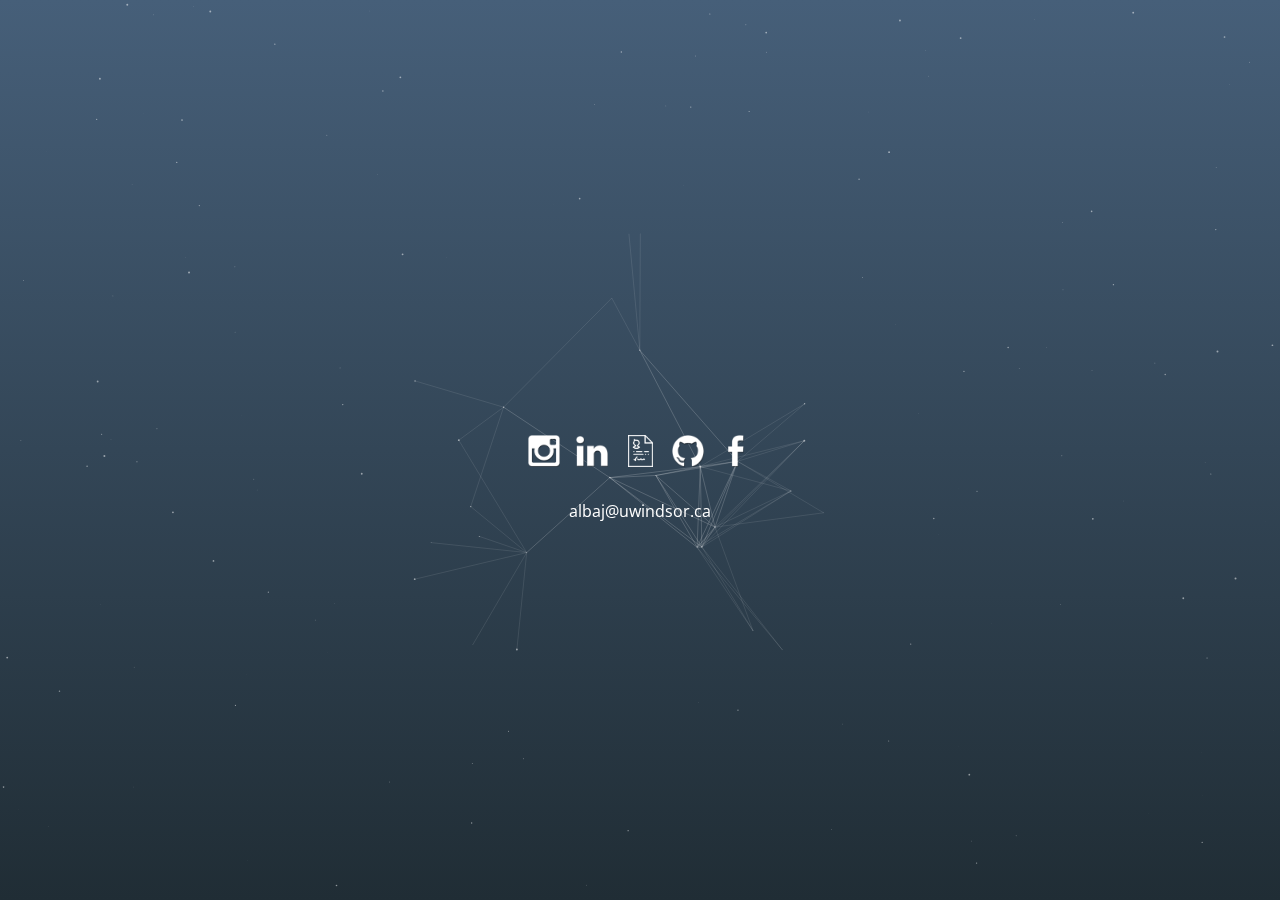
<file: about/index.html>
<!DOCTYPE html>
<html>
<head>
    <meta charset="utf-8">
    <meta name="viewport" content="width=device-width, user-scalable=no">
    <title>Jose Alba</title>

    <link rel="stylesheet" type="text/css" href="css/style.css">
    <link href="//fonts.googleapis.com/css?family=Open+Sans:300italic,400italic,400,300" rel="stylesheet" type="text/css">
</head>
<body>
<canvas id="background"></canvas>
<header>
    <!--<h1><span class="picture"><img src="https://graph.facebook.com/v2.3/100000630006367/picture?width=360&amp;type=square" alt="Acauã Montiel"></span><br>Acauã Montiel</h1>-->
    <!--<h2>Student</h2>-->
    <ul class="list-social">
        <li><a href="https://www.instagram.com/jose.alba/" target="_blank" class="icon icon-instagram">Instagram</a></li>
        <li><a href="https://www.linkedin.com/in/josealba1996/" target="_blank" class="icon icon-linkedin">LinkedIn</a></li>
        <li><a href="../files/Jose%20Alba%20-%20Resume.pdf" target="_blank" class="icon icon-resume">Resume</a></li>
        <li><a href="https://github.com/JoseAlba" target="_blank" class="icon icon-github">GitHub</a></li>
        <li><a href="https://www.facebook.com/jose.d.alba.52" target="_blank" class="icon icon-facebook">Facebook</a></li>

    </ul>
    <p class="e-mail"><a href="mailto:albaj@uwindsor.ca" title="E-mail">albaj@uwindsor.ca</a></p>
</header>
<script src="dependencies/zepto.min.js"></script>
<script src="js/app.js"></script>
</body>
</html>


<div class="sample thumb4" sample="magazine1" style="visibility: visible;"></div>
</file>
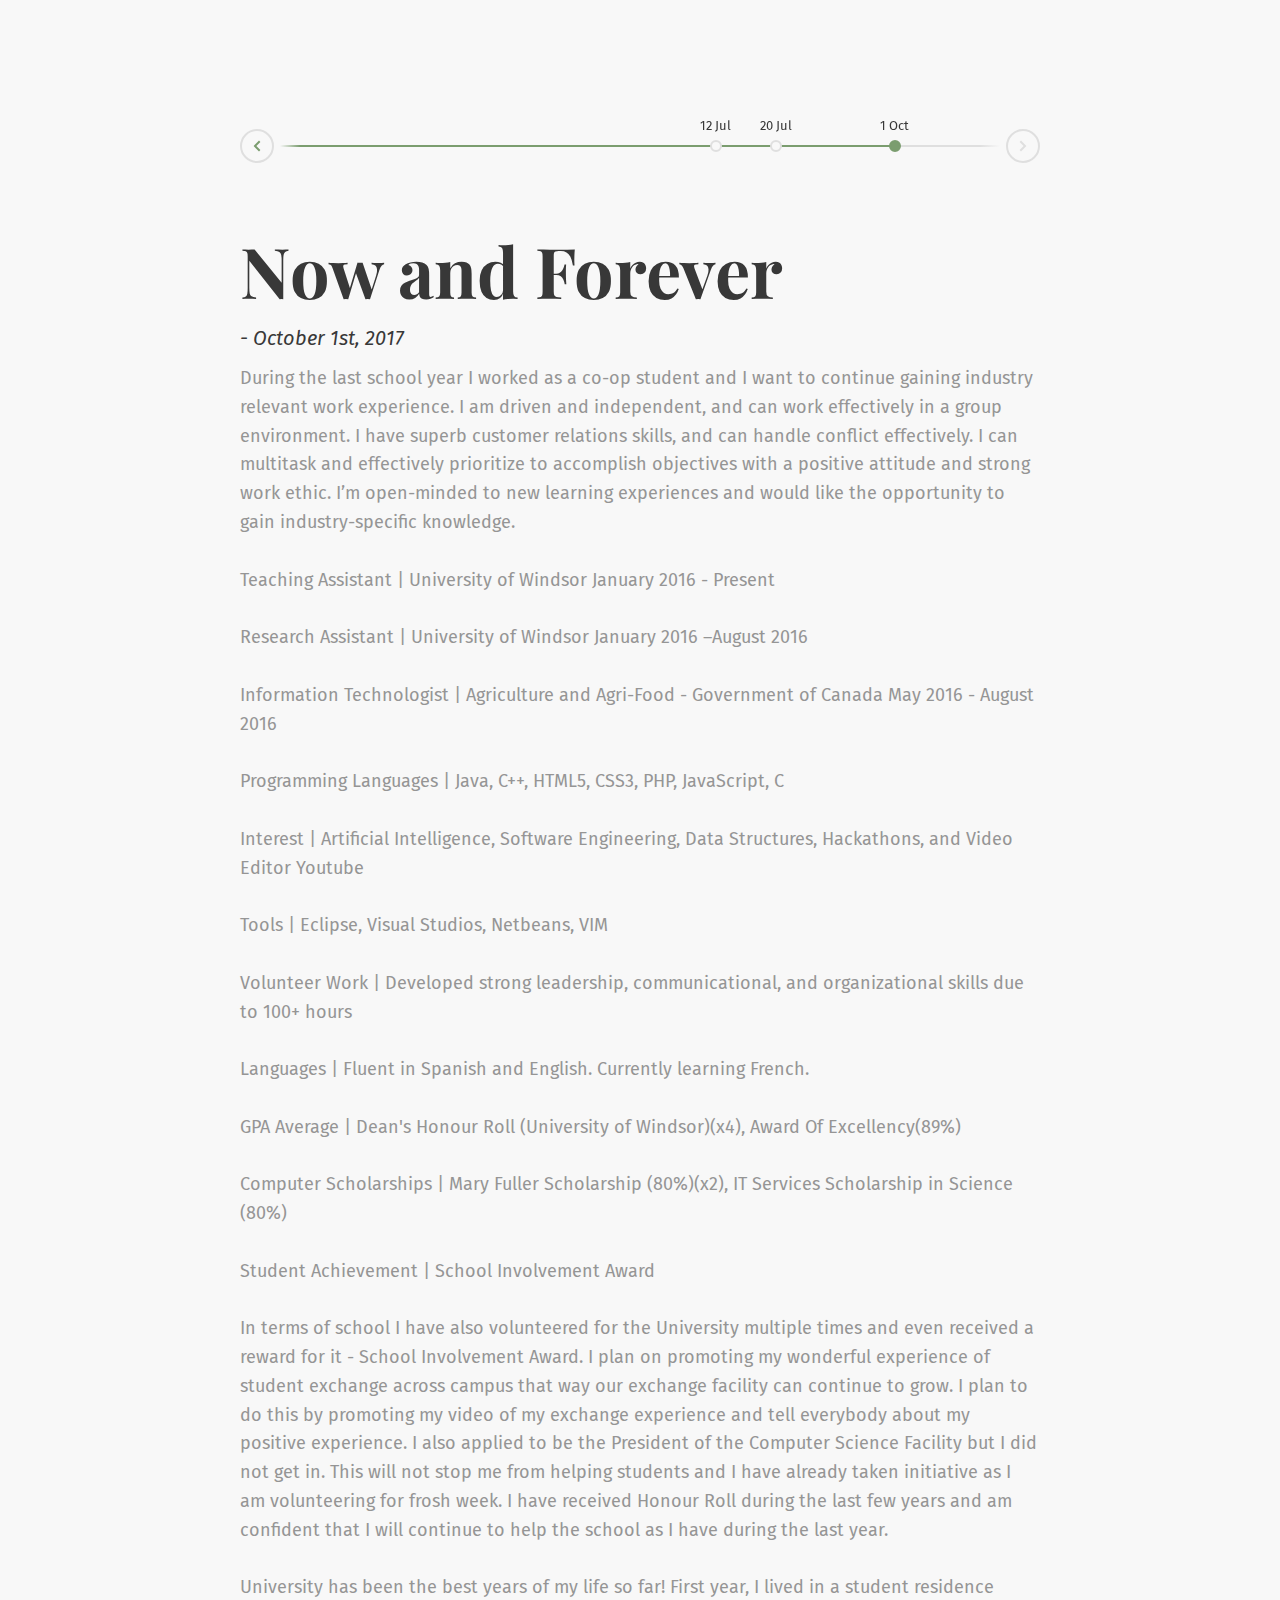
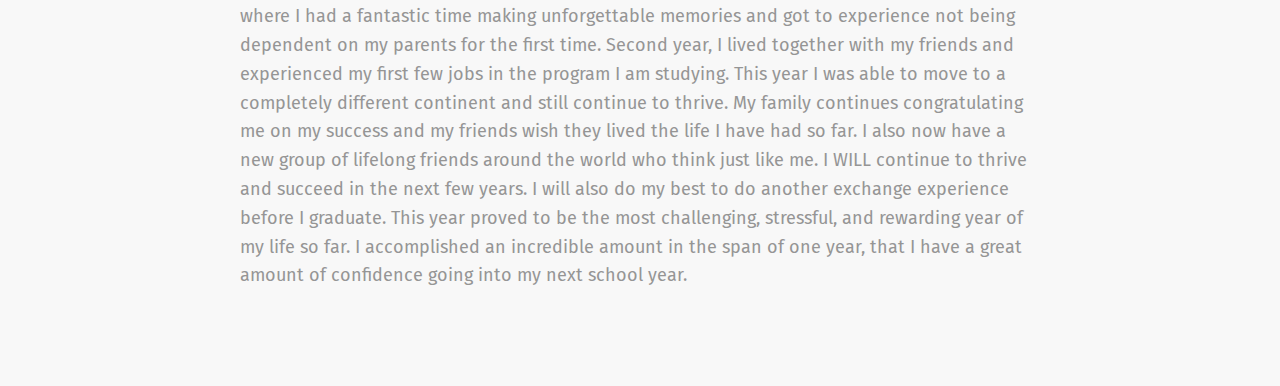
<file: experience/index.html>
<!doctype html>
<html lang="en" class="no-js">
<head>
	<meta charset="UTF-8">
	<meta name="viewport" content="width=device-width, initial-scale=1">
	
	<link href='https://fonts.googleapis.com/css?family=Playfair+Display:700,900|Fira+Sans:400,400italic' rel='stylesheet' type='text/css'>

	<link rel="stylesheet" href="css/reset.css"> <!-- CSS reset -->
	<link rel="stylesheet" href="css/style.css"> <!-- Resource style -->
	<script src="../contact/js/modernizr.js"></script> <!-- Modernizr -->
  	
	<title>Experience | Jose Alba</title>
</head>
<body>
<section class="cd-horizontal-timeline">
	<div class="timeline">
		<div class="events-wrapper">
			<div class="events">
				<ol>
					<li><a href="#0" data-date="03/09/2014">3 Sep</a></li>
					<li><a href="#0" data-date="03/04/2015">3 Apr</a></li>
					<li><a href="#0" data-date="03/09/2015">3 Sep</a></li>
					<li><a href="#0" data-date="13/12/2015">13 Dec</a></li>
					<li><a href="#0" data-date="15/04/2016">14 Apr</a></li>
					<li><a href="#0" data-date="22/08/2016">22 Aug</a></li>
					<li><a href="#0" data-date="07/10/2016">7 Oct</a></li>
					<li><a href="#0" data-date="31/12/2016">31 Dec</a></li>
					<li><a href="#0" data-date="01/07/2017">12 Jul</a></li>
					<li><a href="#0" data-date="12/07/2017">20 Jul</a></li>
					<li><a href="#0" data-date="01/08/2017" class="selected">1 Oct</a></li>
				</ol>
				<span class="filling-line" aria-hidden="true"></span>
			</div> <!-- .events -->
		</div> <!-- .events-wrapper -->
			
		<ul class="cd-timeline-navigation">
			<li><a href="#0" class="prev inactive">Prev</a></li>
			<li><a href="#0" class="next">Next</a></li>
		</ul> <!-- .cd-timeline-navigation -->
	</div> <!-- .timeline -->

	<div class="events-content">
		<ol>
			<li data-date="03/09/2014">
				<h2>Welcome to the University of Windsor</h2>
				<em>September 3rd, 2014</em>
				<p>
					When I started University I had very limited knowledge in Computer Science but I had the ambition needed to succeced in it. I wanted to not only pass my classes but thrive in them. During my first year of University the only thing I wanted to succedd in was University and I ultimately dropped my hobbies and sports in order achieve this.
				</p>
			</li>

			<li data-date="03/04/2015">
				<h2>First Year Accomplishments</h2>
				<em>April 3rd, 2015</em>
				<p>
					On April 3rd, I received an award for academic excellence at the University of Windsor. This was a major milestone in my short time at Windsor as I had dedicated my life towards school. I also received bursarys for University and this motivated me towards working harder the year after that way I could get scholarships instead of bursarys. I was also approved for co-op at my University and was excited for the summer break.
				</p>
			</li>

			<li data-date="03/09/2015">
				<h2>Summer Goals</h2>
				<em>September 3rd, 2015</em>
				<p>
					During my summer as a first year student, my friends from University and I opened a paper trading account
					to practice trading stocks. I started getting into the stock market as my friend told me I had potential in
					the market. I also used to sell candy in high school and traded on Kijiji, so I started reading multiple
					books about the stock market and started reading the news more often.

					I also made it my goal to gain valuable work experience while at the same time mainting my average during
					the school year.
				</p>
			</li>

			<li data-date="13/12/2015">
				<h2>A Miracle Week</h2>
				<em>December 13th, 2015</em>
				<p>
					The 3rd week of December was my equivalent week to the miracle year for Albert Einstein. I gained my first two scholarships based on my grades which finally gave me the satifaction that my hard work has paid off.
					<br><br>
					During this week I was also given the job position of a teaching assistant at the University and I was very pleased as this was my first job experience I was going to gain in my field of study. This was also very pleasing as a this jobs title is really hard to get as a second year student. On top of these two great accomplishments my persistents of asking every professor if they had a reasearch position available finally paid off as a professor agreed to higher me as a research assistant once a positions is available during this week. Again this is a great success to my standards and I can clearly see my hardwork paying off.
					<br><br>
					Due to all this success in school and my paper trade account I finally got the confidence to trade real money in the market. This lead to me opening a trading account via Questrade and I started trading the next month with real money as I had to set up my account.
				</p>
			</li>

			<li data-date="15/04/2016">
				<h2>One step forward two steps back</h2>
				<em>April 15th, 2016</em>
				<p>
					Near the end of my forth semester at the University of Windsor I was told by the company I was hired by that I couldn't work with them during the summer due to some internal issues. During this time I had already signed a lease for four months in order to work at the city this company was located. Since it was a binned contract I could not do anything about it. Plus I was going to lose the valuable experience of getting real world experience. My co-op advisor told me during finals and since getting real world experience was more imporant than grades to me I dropped studing for my finals and focused all my energy to get another job before the summer started.
					<br><br>
					I stopped studying for finals which ultimately dropped my grades drastically. The co-op office at my University was also trying to help me in getting another job during this time but we knew it would be hard to get the job experience so close into the summer as all the companies had already hired other students.
 					<br><br>
					In the end I was lucky enough to get a summer job. Even though I was not programming it was something I knew that would help my proffesional career in the future. Earlier during the semester when I was applying for jobs I had a series of interviews. I had one interview even after I accepted my job for the company that dropped me. I did this interview in order to practice interviews for the future as this skill is important. This company like my interview and was going to offer me a position during the summer but since I already had the other jobs they gave the job to another student. Although, when they heard that I was dropped by the company that was suppose to hire me, they decided to hire me in their Guelph offices.
				</p>
			</li>

			<li data-date="22/08/2016">
				<h2>First Co-op Semester</h2>
				<em>August 22nd, 2016</em>
				<p>
					Section 1: Being a Professional
					<br><br>
					During my summer work term I had the opportunity to work for two sectors of the Canadian Government: the Canadian Food Inspection Agency (CFIA), and Agriculture and Agri-Food Canada (AAFC). Both institutions share similar goals – the governing and regulation of food production and safety standards in Canada. However, both departments are unique in their jurisdiction and specific functions. The CFIA is dedicated to the health and safety standards regarding food production, retail, and service in Canada. Their ultimate goal is to provide Canadians with a safe food environment by protecting humans, plants, and animals from unhealthy or unsafe food practices. CFIA achieves this by adhering to science-based standards and enforcing them in the food industry of Canada. Because the CFIA is a department of the Canadian government, there is no corporate competition.
					<br><br>
					AAFC deals with the agricultural production of food in Canada.  They are responsible to produce and enforce policies that govern agricultural income and production, the research and development of agricultural innovations, the inspection and regulation of plants and animals in an agricultural environment, and the regulation of rural development in Canada (Government of Canada, 2016). Like the CFIA, AAFC implicates these responsibilities by adhering to science-based standards in their work environment. Also like the CFIA, AAFC has no corporate competition due to the fact that it is a department of the Canadian government.
					<br><br>
					My placement during my time in the CFIA and AAFC was in information technology. Because modern offices rely heavily on technology in every department, my peers and I dealt with the entire CFIA office building, after which we would report to our supervisors. The role that information technologists play are a small but vital role in any office environment, and one that is increasingly common in our contemporary professional environment. In his book Computers in the Workplace, Robert Plotkin estimates that the rise of the internet and computers has created over 1.2 million jobs in the United States alone (2012). Today, even a miniscule error in the software or hardware of a machine can bring business to a complete halt. Therefore it was very important that my peers and I dealt with these errors quickly and effectively. As a worker for both AAFC and CFIA responsibility was to help with technical problems. I helped troubleshoot computers, phones, and other devices that contribute to the work flow of the department. This is very relevant to the company as everybody uses computers in the organizations. However, I found that not only is the role of information technology vital to the functionality and progressive output of an office space, it is also crucial to the happiness and morale of office workers. Problems with hardware and software can be extremely frustrating to the average worker; therefore I believe that my colleagues and my roles in the workplace contributed to the overall happiness – and subsequentially, the productivity (Shaw, 2015) – of the workplace.
					<br><br>
					A big part of my role in CFIA and AAFC was providing professional, courteous, and efficient service to every branch of both workplaces. As an information technologist I was expected to have the knowledge to diagnose problems in software and hardware, and work towards a solution with a team of other information technologists. Because these problems were often frustrating for the person experiencing them, it was very important to keep a calm and collected attitude. Because of this I believe that the one of the biggest qualities of being a professional in the workplace is the ability to keep a level head under stressful circumstances. There are very little workplaces where the average worker does not experience stressful situations. I believe that the difference between being professional and unprofessional lies in how one handles these stressful situations. Information technologists in particular deal with a lot of pressure on a daily basis. After all, the role that information technology plays in the workplace would not exist if the technology in a workplace constantly worked smoothly. I dealt almost exclusively with these problems during my time at CFIA and AAFC, therefore I had to be calm and collected in order to do my job correctly.
					<br><br>
					I believe integrity in the workplace comes from genuinely caring about your role in the working environment, and showing compassion for your colleagues. There are several ways in which this can be done. Giving credit where credit is due; working hard to fulfill your function in the workplace in order to contribute to the ultimate progress of the office; and taking the initiative to learn how to do your job to your full potential are the ways I would try and show integrity in my workplaces during the my placement. Integrity is a large part of professionalism – showing integrity also eases relations with colleagues and allows everybody to function better together. I found that the people I dealt with came to appreciate my hard work and motivation, because I strived to have integrity in my work habits.
					<br><br><br>

					Section 2: Skills and Work Experience
					<br><br>
					Time management is an essential part of any working environment. I found that my days as an information technologist were unstructured. I had to manage my own time, and every day was different – there were days where there was very little work to do, and there were days where large projects (such as a mass software update) or a string of technological failures would keep me busy. This resulted in me learning a lot about time management. Because I never knew how busy my work day would be, I would aim to complete my tasks as quickly and effectively as possible. Breaking up tasks into manageable components was a very important part of this. The work flow in an office environment can often seem overwhelming; however, I found that allotting time to individual tasks instead of attempting to complete all my tasks at once was one of the best ways to manage my time. This allowed me to focus completely on one things at a time, reducing errors and allowing me to work quicker. Recording how long it took me to complete certain tasks is also an efficient strategy to manage time. It is important to have an idea of how long a certain task will take you in the workplace, and I found recording time consumption for each task I was given helped me to manage my time better when a similar task would arise in the future. This technique also allowed me to work more fluidly with my colleagues and clients because I would be able to give them an accurate estimate of how long it would take me to do a certain task.
					<br><br>
					Personal accountability is not only important from an integrity standpoint in the workplace; I believe it is also important from a merit standpoint. I found that reputation was very important during my time at CFIA and AAFC, and a large part of reputation is acquired through accountability, independence, and work ethic. When I am held accountable for my actions, there is more pressure to do well. This motivates me to complete tasks efficiently and completely. In the workplace, holding yourself accountable for your actions lets you build a reputation among your colleagues. As for my co-op work term, this is especially important because of the temporary nature of the program. One of my main goals was to leave an impression on those that I worked with, because that may be beneficial in the future after I graduate and start searching for jobs. I believe that having a good work ethic is one of the most beneficial things you can do to put yourself ahead in the workplace or job market. People notice when their colleagues work hard, which is why being aware that you are accountable for your actions can give you an edge in the contemporary work environment. As for my role as information technologist, I found that accountability was intrinsic to my role in the office. The work flow of the entire office relies on computers; therefore if I fail to do my job correctly and the computers fail to work, productivity grinds to a halt. This leaves a very bad impression – I tried to avoid this situation by any means necessary during my work term, in order to leave as good of an impression as I could. Accountability was one of the driving forces behind my work ethic.
					<br><br>
					A large part of my role as information technologist was to interact with clients and colleagues, and assist them with technical problems with their devices such as smartphones or computers. My goal for the work term was to be as friendly and professional to these people as possible, in order to maximize workplace happiness and function well with other parties. One way I would do this was to always wish people a happy weekend or good morning, even if I was in a rush or the matter was urgent. For example, there was one instance where I had to send a mass email to the office notifying clients of a change of hardware (HDD to SSD). This required me using fifteen to thirty minutes of their time, during which they would not be able to access their computers. I realized that this would be very inconvenient to some clients, so I made sure to word the email very politely and wish them all a good weekend. While this does not make it any less inconvenient for the clients, my hope was to be as friendly as possible in order to mitigate the stress of the hardware change. I believe that it is because I put in effort to be friendly and professional that I did not experience any significant friction between my colleagues and clients. I large part of working in a team is also dealing with supervisors. I would always be sure to respect and be friendly to my supervisors, as it is them that I would like to make an impression on. I found that being friendly was the best way to communicate information to my colleagues. For example, if time allows it I would try to strike up a casual conversation before discussing a work issue with a colleague. I believe that this allows me to communicate better because their attention is focused on me; more so than if I only talked about the work issue. This also helps to build camaraderie and friendships, which ultimately allows the entire team to work smoothly together and be more productive.
					<br><br>
					The experience I gained during this work term will definitely assist me in my future studies in computer science. My experience working with hardware and software in a real environment gave me a lot of insight into how computer science in applied in the work place. I will be using the new found knowledge in 300 and 400 level computer science courses during the fall semester.
					<br><br><br>

					Section 3: Self reflection and Growth
					<br><br>
					During my time at the Canadian Food Inspection Agency and Agriculture Agri-Foods Canada, I had the opportunity to develop my interpersonal skills in a computer science context. Particularly, I had the opportunity to practice dealing with clients with little to no background in computer science. This was a new experience because I am used to dealing with my fellow students and professors when applying my skills in computer science; taking the time to slow down and explain what I was doing to clients is a valuable skill I learned during my placement. Because I was working on a team of information technologists, I also got to practice problem solving in a team environment. I found this different than working on group projects in the classroom because these were real situations that we were dealing with – there was more pressure to solve the problem quickly. Because of this, I also learned a lot about time management and managing work flow around other people's schedule. In my independent studies I can work on my own schedule; however during my work placement I constantly had to work around other people's schedules. This gave me valuable experience functioning as a team, and managing time in a team environment.
					<br><br>
					To be successful as an information technologist, there are several skills that are necessary to have. Firstly, strong interpersonal skills are absolutely essential. My role in both the CFIA office and the AAFC office were primarily client-based, therefore it would be extremely problematic to lack the necessary communication skills to work with both clients and peers. I found that during my four month placement, my interpersonal skills improved greatly because I was using them every day. Another essential skill needed to be successful in the workplace is time management. It can be overwhelming starting a new job in the field of information technology; therefore a prior knowledge and competency of time management is necessary in order to be successful. In information technology in particular, a comprehensive on-hand knowledge of computer software, languages, and hardware are beneficial to one's work flow. Knowing how to diagnose a bug from knowledge alone is incredibly useful, because it negates the need to research the problem and further lengthening the time it takes to solve it. This is an essential part of being a competent worker in the field of information technology.
					<br><br>
					I realized many of my strengths and weaknesses during this work term. I believe that my strengths lie in my ability to be patient with clients, my friendliness towards colleagues and clients, and my deep understanding of computer systems. As for my weaknesses, I believe my main problem was communicating work-related information in a comprehensive and efficient manner. I often found myself repeating my sentences to clients. In the future I will slow down when communicating to colleagues and clients, and comprehensively explain ideas to them at a slower pace. Communication is an essential part of being a good worker, especially when working in a team and dealing with clients as an information technologist does. Another weakness I noticed was my eagerness to be assigned tasks and projects. During my work term I wanted to take on as many jobs as I could, in order to make a good impression on the supervisors and my peers. However, this could actually be detrimental to my work flow. There were several occasions where I took on too many tasks – I find that this can distract me from each individual task, because I am trying to process later tasks while working on my current one.
					<br><br>
					I found that I favoured working with hardware during my work term. I enjoyed using my hands, rather than typing on a keyboard for extended periods of time. For example, I was assigned a project in which I had to replace several hard disk drives with solid state drives. This required that I physically switch the two devices on several computers and transfer user information from the old drive to the new drive. This was refreshing as I got to employ hands on, physical skills as well as my skills with software. In the future, I may be interested in pursuing a specialization a hardware field of study. Another skill I enjoyed employing was dealing with clients. I thoroughly enjoyed building relationships with my co-workers in a professional environment. This gave me an interest in business relations in a computer science context, and may lead me to pursue classes in which I get to work as part of a team. My preferred style of management was one where I was left to work independently, yet having a supervisor available if I had any questions. This allowed me to learn by myself, as well as build working relations with my team members. My preferred placement for my next work term would ideally be one where I get to employ hands-on skills with computer hardware, in a team environment. I believe that this would offer me the most opportunity to build on my skills and interests in the field of computer science.
					<br><br>
					Given my experience during this work-term, I now have an updated knowledge of what to talk about in a job interview. I believe that specific examples of knowledge I have employed in a real work place environment are great things to talk about during an interview. For example, bringing up the hardware update I implemented during my work term would be a good talking point during a job interview. Specific knowledge of computer systems was essential for my role as information technologists; therefore I believe that giving specific examples of fields of study I am familiar with is a good way to stand out in an interview.
				</p>
			</li>

			<li data-date="07/10/2016">
				<h2>Best Decision Ever</h2>
				<em>October 7th, 2016</em>
				<p>
					October 7th, 2016 was the day I made the most important decision of my life - to do student exchange. This was a hard decision and ultimately made a pros vs cons list. I ultimately decided to do student exchange in England as the pros outweighted the cons and it was a once in a lifetime opportunity. I went against what everybody said even my parents as they thought it was too expensive and it would not be worth sacrificing a co-op term.
					<br><br>
					On top of everything I also have the hard decision of going on exchange with my friend during the Winter term. I have to sign a contract confirming that I will go study abroad by the end of next week.
					<br><br>
					Pros:
					<br>
					Experience
					<br>
					Travelling
					<br>
					Slightly better chances of getting better jobs in the future
					<br>
					The school I might do my exchange in also has a co-op program, so I can apply for co-op jobs in Europe
					<br>
					The semester in England is relatively the same in Canada so it will not affect my chances of getting a summer internship or co-op job

					<br><br>
					Cons:
					<br>
					Money, it’s going to be very expensive($1500 plane ride + $500-700 rent/month + $ the English Pound is worth more than the Canadian Dollar + etc)
					<br>
					I don’t believe the school I am going to will offer the same classes I wanted to take during my third year of University such as C++
					<br>
					I still have to pay rent in Windsor since I am in a contract
					<br>
					Will not be able to work as a teaching assistant
					<br><br>
					If you did not read last month’s blog post, I mentioned my student exchange opportunity. I decided to pursue this opportunity and confirmed going on international exchange to England, as it is a once in a lifetime opportunity. I am also going with a friend and we plan on travelling Europe as much as we can while on exchange. In order to take exchange and not withdraw my investments I have in the stock market, I have to get a second job, so I am going to start looking immediately

				</p>
			</li>

			<li data-date="31/12/2016">
				<h2>Looking Back at 2016</h2>
				<em>December 31st, 2016</em>
				<p>
					2016 proved to be the most challenging, stressful, and rewarding year of my life so far. I accomplished an incredible amount in the span of only one year, which gives me a great amount of confidence going into 2017.
					<br><br>
					Starting in January, I traveled back from my home country of Colombia to start my first tech-related job as a Teaching Assistant. From January to April, I continued my studies and also managed to secure a second job as a Research Assistant, which is very extraordinary because during that time I was only into my second year of University, and research positions are rarely awarded to second-year students. I also managed to secure a co-op placement at a small startup in Windsor.
					<br><br>
					Near the end of the winter semester, the company I was supposed to start working with actually informed me that I could not work with them anymore due to some internal issues within the company. This really frustrated me and messed up my schedule as I already signed a lease in Windsor to stay for the co-op position, valued at $1,900. I was also dissatisfied with the co-op office with my school at the time as I lost my job before I even started it, but this was out of my control. I decided to focus 100% of my time on securing a new co-op placement and the co-op office did provide me with useful assistance. I was going into my finals with an 85-90% average for all my classes, but my marks dropped approximately 10% because I began focusing on getting a new job instead. This caused me additional stress, but it was worth the sacrifice because I ended up securing a placement in Guelph, Ontario, working at a government facility as an Information Technologist. I was also able to sublet the room I had in Windsor, allowing me to recuperate some of my losses.
					<br><br>
					During the summer, I worked in Guelph and managed to go out and enjoy every weekend. My weekends consisted of camping, visiting my friend’s cottage, skydiving, visiting downtown Toronto, and much more! I enjoyed my summer to the fullest; and created many great memories.
					<br><br>
					My Fall 2016 semester was the most difficult, stress inducing semester yet, not only because of my academics but because of all the personal projects I began working on. I also did some other valuable activities such as competing in a programming competition, networking, interviews, and trading. All of these activities combined with school it made it almost impossible to manage, but I continued to persevere and stay dedicated to achieving my goals and was able to overcome these challenges.
					<br><br>
					2016 was also a very good year for my investments in stocks. In the beginning of the year I only had $1,000 invested into CGC and Microsoft, but once I got my summer co-op position I was able to invest a lot more money. With the money I was making and reinvesting this year, my current stock portfolio is valued at $10,000, which might not seem that impressive but I have been able to use these earnings to cover my student debts and pay for my international exchange, which is a tremendous feeling.
					<br><br>
					I am really happy how this year went and what I achieved, as I managed to invest $10,000, secure experience in three tech-related jobs, and I also had a very fun year as I have gone camping, skydiving, and partying with friends which might not seem like a professional accomplishment but my main goal in life is to enjoy it, so I’m entering 2017 with a great attitude and the drive to achieve my ambitious new goals.
				</p>
			</li>

			<li data-date="01/07/2017">
				<h2>The Only Way Is Essex (Student Exchange Experience)</h2>
				<em>July 12th, 2017</em>
				<p>
					They say time flies when you’re having fun! My six months in Europe went by so quickly, and I still can’t believe it’s over already! Student exchange has been the best experience of my life, but it has also been an eye opening experience. I traveled to fifteen countries during my trip and experienced their unique cultures and lifestyles. I have walked on yellow, white, red, and even black sand all across Europe and even had the opportunity to see a volcano erupt in the middle of Mediterranean Sea – something only a lucky few witness in their lifetime. I partied in Ibiza while staying in an extravagant mansion with friends from all around the world. I also backpacked by the Italian coastline where I would sleep in benches, tables, and even the beach, which was so rewarding! I did a road trip with my best friend where we would sleep in the car and eat tomatoes for dinner. I jumped from cliffs in Cinque Terre that could have potentially destroyed my life. I witnessed the longest jager-bomb train in the world, went into the baths of Hungary, tried water hover boarding in Greece, partied with the Portuguese people on the Feast of St Anthony, spray painted the John Lennon wall and much more! I could continue to describe my experiences but this would become an essay worthy of a thesis presentation.
					<br><br>
					The best experience I have had while on this exchange is meeting the other exchange students in Essex. I have met so many amazing people from all around the world. I believe this is because we all think alike in some way. Most of us on student exchange seeked out this opportunity, showing a willingness for adventure, challenges, and the unknown. I believe most people who do student exchange are open-minded, who are optimistic towards everything they do in life. We are all culturally different, come from completely different time zones, and have different type of pigments. I made such a diverse and unique group of friends, who I will never forget. I know that whenever I’m in their city, I have a place to stay because of the relationships I’ve made.
					<br><br>
					University has been the best years of my life so far! First year, I lived in a student residence where I had a fantastic time making unforgettable memories and got to experience not being dependent on my parents for the first time. Second year, I lived together with my friends and experienced my first few jobs in the program I am studying. This year I was able to move to a completely different continent and still continue to thrive. My family continues congratulating me on my success and my friends wish they lived the life I have had so far. I also now have a new group of lifelong friends around the world who think just like me. I WILL continue to thrive and succeed in the next few years. I will also do my best to do another exchange experience before I graduate.
				</p>
				<p class="text-center">
					Try it out
					<a href="https://www.youtube.com/channel/UCOdKA_On0oPe1tz02z1QfxA">
						this
					</a>
				</p>
			</li>

			<li data-date="12/07/2017">
				<h2>Chapter 21: Don’t Let Your Dreams Be Dreams  </h2>
				<em>July 20th, 2017</em>
				<p>
					University has been the best years of my life so far! First year, I lived in a student residence where I had a fantastic time making unforgettable memories and got to experience not being dependent on my parents for the first time. Second year, I lived together with my friends and experienced my first few jobs in the program I am studying. This year I was able to move to a completely different continent and still continue to thrive. My family continues congratulating me on my success and my friends wish they lived the life I have had so far. I also now have a new group of lifelong friends around the world who think just like me. I WILL continue to thrive and succeed in the next few years. I will also do my best to do another exchange experience before I graduate.
					<br><br>
					This year was also a fantastic year in terms of my stock investments. With the money I was making and reinvesting this year, my current stock portfolio is valued at $5,000, which might not seem that impressive but I have been able to use these earnings to cover my student debts and pay for my international exchange, which is a tremendous feeling.
					<br><br>
					I am really happy how this year went and what I achieved, as I managed to invest $5,000, secure experience in tech-related jobs, and I also had a very fun year as I have gone camping, skydiving, and partying with friends which might not seem like a professional accomplishment but my main goal in life is to enjoy it, so I’m entering the next year of my life with a great attitude and the drive to achieve my ambitious new goals.
					<br><br>
					During the last year, I accomplished so much that it seems almost impossible to find greater success this year. I was able to accomplish so much because I set smart short-term and long-term goals for myself. The reason I create short-term goals is because I use them as checkpoints in order to reach my long- term goals. Here is a list of my long-term goals and how I am going to fulfill these achievements.
					<br><br>
					A long-term goal of mine is to improve my personal blog, through using more organized posting and new high-quality content, so that my following increases. I plan on making it better by splitting my monthly post into two different posts in order to make it more convenient and accessible for my followers. I also want to add videos of my experiences to my blog whenever I have the opportunity; this is another reason why I bought an action camera.
					<br><br>
					My most important long-term goal is to acquire three different assets in order to make passive income. This is because I do not want to rely on a day job as my sole source of income for the rest of my life. I plan to start making passive income from my blog, by adding ads of the books I read about the stock market like Rich Dad, Poor Dad by Robert Kiyosaki. The reason I don’t currently have ads is because my current blog is actually just an extension of my biographical website josealba.org. I just bought a domain and pointed that domain to the extension of my website that contains my blog. This is why whenever you change pages the URL does not change. The reason I have not done this yet is because I don’t know if I want to rent another server to run my website. Another way I plan on making passive income is by investing in dividend stocks. I also want to make money from YouTube by adding my videos but this will be very hard so it will most likely be a different way.
					<br><br>
					Another goal of mine is to develop apps for iPhone or Android smartphones. I want to do this as I study Computer Science, but have almost no knowledge of app development. By developing apps it will develop valuable new skills to add to my CV and I think it would be a project I would enjoy to work on. My friend and I, have also been brainstorming on an app and we will begin developing it starting September 2017.
					<br><br>
					Even though I have these short and long term goals, I will still accomplish my biggest goal which is to enjoy life. I am 21 now and plan on enjoying my youth to its maximum. I am looking into some internships opportunities around the world that way I can travel and continue my professional career simultaneously. I know I have lots of potential and in order to continue thriving in my career, I have to continue working hard. This is why I have promised myself to not consume any alcohol until I get my next internship/co-op.
				</p>
			</li>

			<li class="selected" data-date="01/08/2017">
				<h2>Now and Forever  </h2>
				<em>October 1st, 2017</em>
				<p>
					During the last school year I worked as a co-op student and I want to continue gaining industry relevant work experience. I am driven and independent, and can work effectively in a group environment. I have superb customer relations skills, and can handle conflict effectively. I can multitask and effectively prioritize to accomplish objectives with a positive attitude and strong work ethic. I’m open-minded to new learning experiences and would like the opportunity to gain industry-specific knowledge.
					<br><br>
					Teaching Assistant | University of Windsor January 2016 - Present
					<br><br>
					Research Assistant | University of Windsor January 2016 –August 2016
					<br><br>
					Information Technologist | Agriculture and Agri-Food - Government of Canada May 2016 - August 2016
					<br><br>
					Programming Languages | Java, C++, HTML5, CSS3, PHP, JavaScript, C
					<br><br>
					Interest | Artificial Intelligence, Software Engineering, Data Structures, Hackathons, and Video Editor Youtube
					<br><br>
					Tools | Eclipse, Visual Studios, Netbeans, VIM
					<br><br>
					Volunteer Work | Developed strong leadership, communicational, and organizational skills due to 100+ hours
					<br><br>
					Languages | Fluent in Spanish and English. Currently learning French.
					<br><br>
					GPA Average | Dean's Honour Roll (University of Windsor)(x4), Award Of Excellency(89%)
					<br><br>
					Computer Scholarships | Mary Fuller Scholarship (80%)(x2), IT Services Scholarship in Science (80%)
					<br><br>
					Student Achievement | School Involvement Award
					<br><br>
					In terms of school I have also volunteered for the University multiple times and even received a reward for it - School Involvement Award. I plan on promoting my wonderful experience of student exchange across campus that way our exchange facility can continue to grow. I plan to do this by promoting my video of my exchange experience and tell everybody about my positive experience. I also applied to be the President of the Computer Science Facility but I did not get in. This will not stop me from helping students and I have already taken initiative as I am volunteering for frosh week. I have received Honour Roll during the last few years and am confident that I will continue to help the school as I have during the last year.
					<br><br>
					University has been the best years of my life so far! First year, I lived in a student residence where I had a fantastic time making unforgettable memories and got to experience not being dependent on my parents for the first time. Second year, I lived together with my friends and experienced my first few jobs in the program I am studying. This year I was able to move to a completely different continent and still continue to thrive. My family continues congratulating me on my success and my friends wish they lived the life I have had so far. I also now have a new group of lifelong friends around the world who think just like me. I WILL continue to thrive and succeed in the next few years. I will also do my best to do another exchange experience before I graduate. This year proved to be the most challenging, stressful, and rewarding year of my life so far. I accomplished an incredible amount in the span of one year, that I have a great amount of confidence going into my next school year.
				</p>
			</li>
		</ol>
	</div> <!-- .events-content -->
</section>
	
<script src="js/jquery-2.1.4.js"></script>
<script src="js/jquery.mobile.custom.min.js"></script>
<script src="js/main.js"></script> <!-- Resource jQuery -->
</body>
</html>
</file>
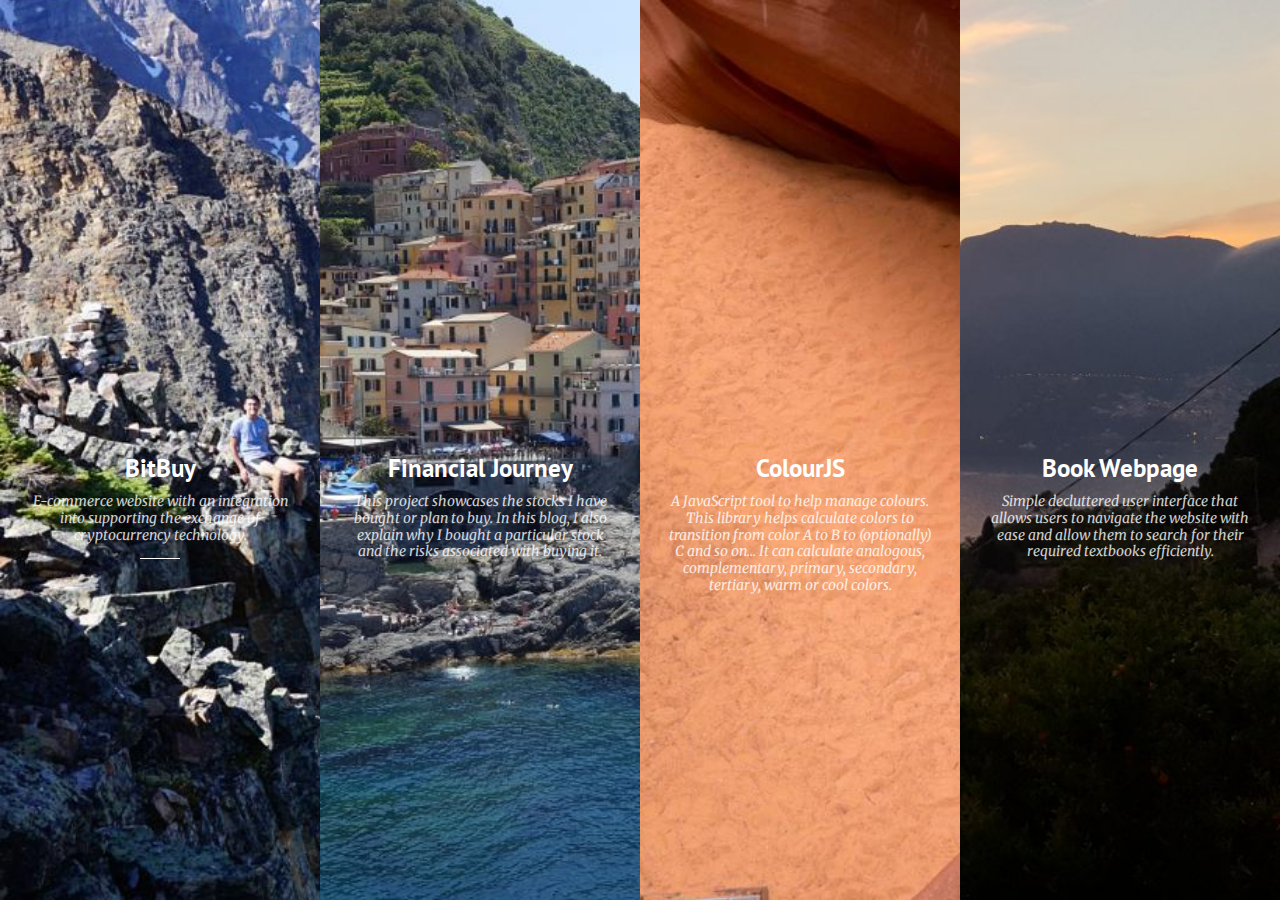
<file: projects/index.html>
<!doctype html>
<html lang="en" class="no-js">
<head>
	<meta charset="UTF-8">
	<meta name="viewport" content="width=device-width, initial-scale=1">

	<link href='http://fonts.googleapis.com/css?family=PT+Sans:400,700|Merriweather:400italic,400' rel='stylesheet' type='text/css'>

	<link rel="stylesheet" href="css/reset.css"> <!-- CSS reset -->
	<link rel="stylesheet" href="css/style.css"> <!-- Resource style -->
	<script src="js/modernizr.js"></script> <!-- Modernizr -->
  	
	<title>Jose Alba</title>
</head>
<body>

	<div class="cd-projects-container">
		<ul class="cd-projects-previews">
			<li>
				<a href="#0">
					<div class="cd-project-title">
						<h2>BitBuy</h2>
						<p>E-commerce website with an integration into supporting the exchange of cryptocurrency technology.</p>
					</div>
				</a>
			</li>

			<li>
				<a href="#0">
					<div class="cd-project-title">
						<h2>Financial Journey</h2>
						<p>This project showcases the stocks I have bought or plan to buy. In this blog, I also explain why I bought a particular stock and the risks associated with buying it.</p>
					</div>
				</a>
			</li>
			
			<li>
				<a href="#0">
					<div class="cd-project-title">
						<h2>ColourJS</h2>
						<p>A JavaScript tool to help manage colours. This library helps calculate colors to transition from color A to B to (optionally) C and so on... It can calculate analogous, complementary, primary, secondary, tertiary, warm or cool colors.</p>
					</div>
				</a>
			</li>
			
			<li>
				<a href="#0">
					<div class="cd-project-title">
						<h2>Book Webpage</h2>
						<p>Simple decluttered user interface that allows users to navigate the website with ease and allow them to search for their required textbooks efficiently.</p>
					</div>
				</a>
			</li>
		</ul> <!-- .cd-projects-previews -->

		<ul class="cd-projects">
			<a class="cd-nav-trigger cd-text-replace" href="#primary-nav">Menu<span aria-hidden="true" class="cd-icon"></span></a>

			<li>
				<div class="preview-image">
					<div class="cd-project-title">
						<h2>BitBuy</h2>
						<p>E-commerce website with an integration into supporting the exchange of cryptocurrency technology.</p>
					</div> 
				</div>

				<div class="cd-project-info">
					<p>
						Inspiration
						<br>
						We wanted to create a website that had the ease of use like the usual e-commerce chains like Amazon or Ebay, with an integration into supporting the exchange of cryptocurrency technology.
						<br><br>

						What it does
						<br>
						Merchants who register on the site will have the ability to set up their own accounts for selling their own digital products or services in exchange for Bitcoin. Likewise, consumers who are in the market for purchasing digital content will have the ability to interface with these merchants and set up an exchange for goods and services.
						<br><br>
						Digital goods such as E-Books, PDFs, game keys, or services like freelancing work are accepted for trade.
						<br><br>

						How I built it
						<br>
						In the beginning, we set up the core of the site's features using PHP. We looked into our options on what would support an e-commerce site and utilized Cockroach DB for the ease of use of creating and maintaining scalable databases.
						<br>
						Next, we set out to look into the Coinbase API which would aid in creating an escrow system built into the site to ensure that all transactions were fairly met. The API would also perform functions like creating wallets and checkout pages for when you purchase a product on the site.
						<br><br>

						Challenges I ran into
						<br>
						It was the first time I had to work with AWS solutions which took a good chunk of time to set up before getting into the actual work at the beginning of the event. We also had a few issues with the Coinbase API in which prevented us from fully implementing into our website. Another big challenge to note is the efficient use of time as you balance the ratio between working on features that are needed and not wanted. Very important.
						<br><br>

						Accomplishments that I'm proud of
						<br>
						Working with a very talented team to accomplish a unified goal. Everyone on the team had their own talents and were able to collaborate efficiently and responsively. BitBuy allowed us to push beyond our developmental comfort zones and exceed our personal expectations.
						<br><br>

						What I learned
						<br>
						Planning and organizing are everything, especially in a time-constrained project that is this 32-hour hackathon. While it is good to discuss what project we will be working on at the start of the event, it's better to get things down on paper and construct a logical roadmap that all members of your team can comfortably acknowledge and work with.
						<br><br>

						What's next for BitBuy
						<br>
						Implementing APIs and finalizing features that have not been able to make it into the final cut before the deadline.
						<br><br>

						Built With
						PHP,
						Javascript
						HTML5
						CSS3
						CockroachDB
						<br><br>
					</p>

					<p class="text-center">
						Try it out
						<a href="http://52.91.249.198/">
							this
						</a>
					</p>
				</div> <!-- .cd-project-info -->
			</li>

			<li>
				<div class="preview-image">
					<div class="cd-project-title">
						<h2>Financial Journey</h2>
						<p>This project showcases the stocks I have bought or plan to buy. In this blog, I also explain why I bought a particular stock and the risks associated with buying it.</p>
					</div>
				</div>

				<div class="cd-project-info">
					<p>
						Last year I accomplished so much that it seems almost impossible to find greater success this year. I was able to accomplish so much because I set smart short-term and long-term goals for myself. The reason I create short-term goals is because I use them as checkpoints in order to reach my long- term goals. Here is a list of my long-term goals and how I am going to fulfill these achievements.
						<br><br>
						One of my long-term goals is to travel Europe, which seems simple enough, but in order to do this I must have enough money saved or create a personal income during the experience. In order to create income during my trip, I am planning on creating videos while I travel Europe. This is because creating videos is a simple yet fun activity that could potentially become a way of generating passive income from ad monetization, as well as serve as great memories from my experience. Even if I do not generate ad revenue from my videos I can add the videos to my blog as additional content to attract new followers. I have invested in a GoPro camera and have been learning how to use it, and I’m ready to begin creating content.
						<br><br>
						Another long-term goal of mine is to improve my personal blog, through using more organized posting and new high-quality content, so that my following increases. I plan on making it better by splitting my monthly post into two different posts in order to make it more convenient and accessible for my followers. I also want to add videos of my experiences to my blog whenever I have the opportunity; this is another reason why I bought a GoPro.
						<br><br>
						My most important long-term goal is to acquire three different assets in order to make passive income. This is because I do not want to rely on a day job as my sole source of income for the rest of my life. I plan to start making passive income from my blog, by adding ads of the books I read about the stock market like Rich Dad, Poor Dad by Robert Kiyosaki. The reason I don’t currently have ads is because my current blog is actually just an extension of my biographical website josealba.org. I just bought a domain and pointed that domain to the extension of my website that contains my blog. This is why whenever you change pages the URL does not change. The reason I have not done this yet is because I don’t know if I want to rent another server to run my website. Another way I plan on making passive income is by investing in dividend stocks. I also want to make money from YouTube by adding my videos but this will be very hard so it will most likely be a different way.
						<br><br>
						I also want to get a job in Switzerland after my time on student exchange is done. This is because my Godmother and Godfather live in Zurich, Switzerland. If I am able to secure a job I would be able to live at their house, saving me money from rent. This would be amazing as the Swiss Franc is valued a lot more than the Canadian dollar and I would be able to continue traveling after my time on exchange is finished. If I am able to acquire a job in Switzerland, I will add a lot more money into my stock portfolio. I will pursue this opportunity by applying for jobs in Switzerland.
						<br><br>
						Another goal of mine is to develop apps for iPhone or Android smartphones. I want to do this as I study Computer Science, but have almost no knowledge of app development. By developing apps it will develop valuable new skills to add to my CV and I think it would be a project I would enjoy to work on.
						<br><br>
						Even though I have these short and long term goals, I will still accomplish my biggest goal which is to enjoy life. Now that I am in Europe I really want to take this opportunity to travel the European Union. I have looked into some volunteering opportunities the University of Essex has to offer and I’m very excited about all the opportunities this school has to offer. The only reason I would not travel is if I run out of money, which is why I plan to develop some passive income streams.
						<br><br>
					</p>
					<p class="text-center">
						Try it out
						<a href="http://financialjourney.me/">
							this
						</a>
					</p>
				</div> <!-- .cd-project-info -->
			</li>

			<li>
				<div class="preview-image">
					<div class="cd-project-title">
						<h2>ColourJS</h2>
						<p>A JavaScript tool to help manage colours. This library helps calculate colors to transition from color A to B to (optionally) C and so on... It can calculate analogous, complementary, primary, secondary, tertiary, warm or cool colors.</p>
					</div>
				</div>

				<div class="cd-project-info">
					<p>
						Inspiration
						<br>
						While developing a web-based oscilloscope using WebGL over the summer, I noticed the lack of functions to generate and manage colours in Javascript. The same thing applies to different data visualisation packages such as D3 and Dygraph.
						<br><br>

						What it does
						<br>
						-will calculate colors to transition from color A to B to (optionally) C and so on...
						<br>
						-calculates analogous, complementary, primary, secondary, and tertiary colors
						<br>
						-generate warm or cool colors
						<br><br>

						How we built it
						<br>
						-the app was built using mostly Javascript, and some AngularJS and HTML/CSS for testing purposes
						<br><br>

						Challenges we ran into
						<br>
						-aligning HTML elements using Zurb-Foundation
						<br>
						-scaling and increment/decrementing of R G and B values of source and destination colors over time
						<br><br>

						What we learned
						<br>
						-how to manage RGB and Hexadecimal colours
						<br>
						-calculate related colors
						<br>
						-convert between RGB to Hexadecimal with ease
						<br><br>

						What's next for ColourJS
						<br>
						Since the weekend was not nearly enough to finish and implement the library fully, we will release it as an open source project and continue to work on it throughout our school year.
						<br><br>

						Built With
						Javascript
						Angular.js
						Zurb-foundation

						<br><br>
					</p>
					<p class="text-center">
						Try it out
						<a href="https://colourjs.github.io/">
							this
						</a>
					</p>

				</div> <!-- .cd-project-info -->
			</li>

			<li>
				<div class="preview-image">
					<div class="cd-project-title">
						<h2>Book Webpage</h2>
						<p>Simple decluttered user interface that allows users to navigate the website with ease and allow them to search for their required textbooks efficiently.</p>
					</div> 
				</div>

				<div class="cd-project-info">
					<p>
						New textbooks are expensive for the amount of time a student uses it. So, students resell their textbooks to recoup some of the costs and to help other students save some money. But the whole process of buying / selling used textbooks can be exhausting and time consuming. Having to find a buyer / seller, negotiating a price and scheduling a time to meet up all takes time out of the studentâ€™s busy life. Often, students donâ€™t even bother reselling their used textbooks which can hurt other students looking to save some money. This causes a domino effect that can impact the whole student body.
						<br><br>
						After we experienced this time consuming process of buying / selling used textbooks we decided to create this online service. Our goal is to become the middleman between the students buying / selling their used textbooks. We are achieving this through buying the students used textbooks and then reselling them to the other students. This allows students to interact with our flexible service instead of the other students.
						<br><br>
						Here at the University Book Store we try our best to keep our customers satisfied. We made the website very user friendly as this is key to keeping our customers happy. We implemented HTML and SQL injection attack prevention in order to protect your valuable information and keep it away from hackers. Our databases stores your information in a well mannered way and it repopulates the information incase any information is lost. To do this we inplemented the following programming languages inorder to do this website: HTML5, CSS, Javascript, PHP, XML, AJAX, XSLT. We plan on expanding this idea to other schools in the future. Contact us for more information.
					</p>
					<p class="text-center">
						Try it out
						<a href="http://josealba.org/books/">
							this
						</a>
					</p>
				</div> <!-- .cd-project-info -->
			</li>
		</ul> <!-- .cd-projects -->

		<button class="scroll cd-text-replace">Scroll</button>
	</div> <!-- .cd-project-container -->

	<!--<nav class="cd-primary-nav" id="primary-nav">-->
		<!--<ul>-->
			<!--<li class="cd-label">Navigation</li>-->
			<!--<li><a href="#0">The team</a></li>-->
			<!--<li><a href="#0">Our services</a></li>-->
			<!--<li><a href="#0">Our projects</a></li>-->
			<!--<li><a href="#0">Contact us</a></li>-->
		<!--</ul>-->
	<!--</nav> &lt;!&ndash; .cd-primary-nav &ndash;&gt;-->
<script src="../contact/js/jquery-2.1.4.js"></script>
<script src="js/main.js"></script> <!-- Resource jQuery -->
</body>
</html>
</file>
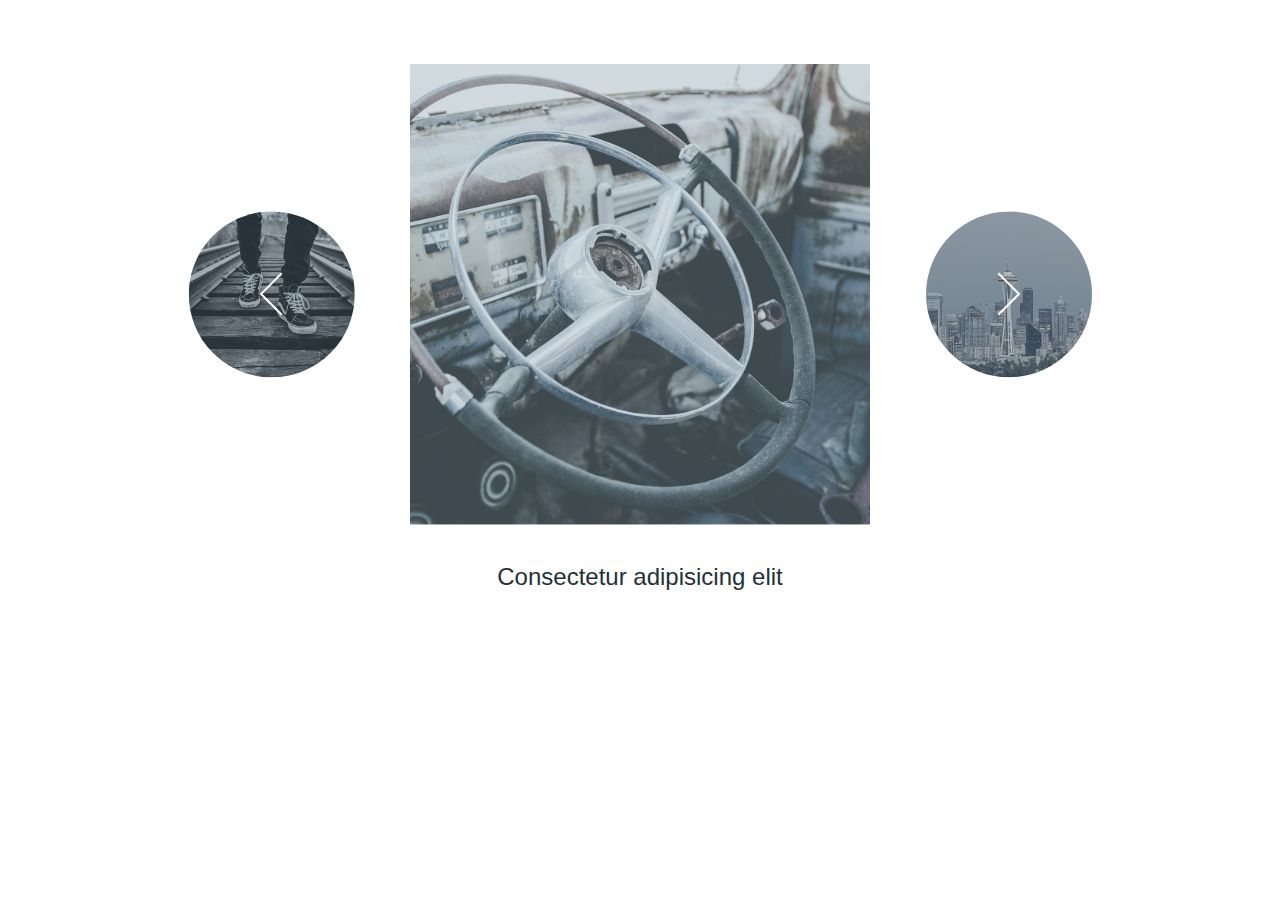
<file: clipped-svg-slider/circle.html>
<!doctype html>
<html lang="en" class="no-js">
<head>
	<meta charset="UTF-8">
	<meta name="viewport" content="width=device-width, initial-scale=1">

	<link rel="stylesheet" href="css/reset.css"> <!-- CSS reset -->
	<link rel="stylesheet" href="css/style.css"> <!-- Resource style -->
  	
	<title>Clipped SVG Slider - Circle | CodyHouse</title>
</head>
<body>
	<div class="cd-svg-clipped-slider" data-selected="M800,0c-60,0-348.815,0-400,0C348.816,0,43.667,0,0,0c0,40.667,0,348.815,0,400c0,51.185,0,335,0,400
	c75,0,348.815,0,399.999,0C451.184,800,734,800,800,800c0-67,0-348.815,0-399.999C800,348.816,800,62,800,0z" data-lateral="M654.559,145.441C584.264,75.148,492.133,40,400,40S215.736,75.148,145.441,145.441
	C75.148,215.736,40,307.867,40,400s35.148,184.264,105.441,254.559C215.736,724.852,307.867,760,399.999,760
	c92.133,0,184.265-35.148,254.559-105.441C724.852,584.264,760,492.133,760,400.001C760,307.869,724.852,215.736,654.559,145.441z">
		
		<div class="gallery-wrapper">
			<ul class="gallery">
				<li class="left">
					<div class="svg-wrapper">
						<svg viewBox="0 0 800 800">
							<title>Animated SVG</title>
							<defs>
								<clipPath id="cd-image-1">
									<path id="cd-morphing-path-1" d="M654.559,145.441C584.264,75.148,492.133,40,400,40S215.736,75.148,145.441,145.441 C75.148,215.736,40,307.867,40,400s35.148,184.264,105.441,254.559C215.736,724.852,307.867,760,399.999,760 c92.133,0,184.265-35.148,254.559-105.441C724.852,584.264,760,492.133,760,400.001C760,307.869,724.852,215.736,654.559,145.441z"/>
								</clipPath>
							</defs>
							
							<image height='800px' width="800px" clip-path="url(#cd-image-1)" xlink:href="img/img-01.jpg"></image>
							<use xlink:href="#cd-morphing-path-1" class="cover-layer" />
						</svg>
					</div> <!-- .svg-wrapper -->
				</li>

				<li class="selected">
					<div class="svg-wrapper">
						<svg viewBox="0 0 800 800">
							<title>Animated SVG</title>
							<defs>
								<clipPath id="cd-image-2">
									<path id="cd-morphing-path-2" d="M800,0c-60,0-348.815,0-400,0C348.816,0,43.667,0,0,0c0,40.667,0,348.815,0,400c0,51.185,0,335,0,400 c75,0,348.815,0,399.999,0C451.184,800,734,800,800,800c0-67,0-348.815,0-399.999C800,348.816,800,62,800,0z"/>
								</clipPath>
							</defs>
							
							<image height='800px' width="800px" clip-path="url(#cd-image-2)" xlink:href="img/img-02.jpg"></image>
							<use xlink:href="#cd-morphing-path-2" class="cover-layer" />
						</svg>
					</div> <!-- .svg-wrapper -->
				</li>

				<li class="right">
					<div class="svg-wrapper">
						<svg viewBox="0 0 800 800">
							<title>Animated SVG</title>
							<defs>
								<clipPath id="cd-image-3">
									<path id="cd-morphing-path-3" d="M654.559,145.441C584.264,75.148,492.133,40,400,40S215.736,75.148,145.441,145.441 C75.148,215.736,40,307.867,40,400s35.148,184.264,105.441,254.559C215.736,724.852,307.867,760,399.999,760 c92.133,0,184.265-35.148,254.559-105.441C724.852,584.264,760,492.133,760,400.001C760,307.869,724.852,215.736,654.559,145.441z"/>
								</clipPath>
							</defs>
							
							<image height='800px' width="800px" clip-path="url(#cd-image-3)" xlink:href="img/img-03.jpg"></image>
							<use xlink:href="#cd-morphing-path-3" class="cover-layer" />
						</svg>
					</div> <!-- .svg-wrapper -->
				</li>

				<li>
					<div class="svg-wrapper">
						<svg viewBox="0 0 800 800">
							<title>Animated SVG</title>
							<defs>
								<clipPath id="cd-image-4">
									<path id="cd-morphing-path-4" d="M654.559,145.441C584.264,75.148,492.133,40,400,40S215.736,75.148,145.441,145.441 C75.148,215.736,40,307.867,40,400s35.148,184.264,105.441,254.559C215.736,724.852,307.867,760,399.999,760 c92.133,0,184.265-35.148,254.559-105.441C724.852,584.264,760,492.133,760,400.001C760,307.869,724.852,215.736,654.559,145.441z"/>
								</clipPath>
							</defs>
							
							<image height='800px' width="800px" clip-path="url(#cd-image-4)" xlink:href="img/img-04.jpg"></image>
							<use xlink:href="#cd-morphing-path-4" class="cover-layer" />
						</svg>
					</div> <!-- .svg-wrapper -->
				</li>

				<li>
					<div class="svg-wrapper">
						<svg viewBox="0 0 800 800">
							<title>Animated SVG</title>
							<defs>
								<clipPath id="cd-image-5">
									<path id="cd-morphing-path-5" d="M654.559,145.441C584.264,75.148,492.133,40,400,40S215.736,75.148,145.441,145.441 C75.148,215.736,40,307.867,40,400s35.148,184.264,105.441,254.559C215.736,724.852,307.867,760,399.999,760 c92.133,0,184.265-35.148,254.559-105.441C724.852,584.264,760,492.133,760,400.001C760,307.869,724.852,215.736,654.559,145.441z"/>
								</clipPath>
							</defs>
							
							<image height='800px' width="800px" clip-path="url(#cd-image-5)" xlink:href="img/img-05.jpg"></image>
							<use xlink:href="#cd-morphing-path-5" class="cover-layer" />
						</svg>
					</div> <!-- .svg-wrapper -->
				</li>
			</ul>
			
			<nav>
				<ul class="navigation">
					<li><a href="#0" class="prev">Prev</a></li>
					<li><a href="#0" class="next">Next</a></li>
				</ul>
			</nav>
		</div> <!-- .gallery-wrapper -->

		<ul class="caption">
			<li class="left">Lorem ipsum dolor</li>
			<li class="selected">Consectetur adipisicing elit</li>
			<li class="right">Dolorem inventore voluptates tenetur</li>
			<li>Error officiis quae</li>
			<li>Provident repellendus eveniet</li>
		</ul>
	</div> <!-- .cd-svg-clipped-slider -->
<script src="js/modernizr-custom.js"></script>
<script src="https://ajax.googleapis.com/ajax/libs/jquery/3.0.0/jquery.min.js"></script>
<script>
	if( !window.jQuery ) document.write('<script src="js/jquery-3.0.0.min.js"><\/script>');
</script>
<script src="js/snap.svg-min.js"></script>
<script src="js/main.js"></script> <!-- Resource jQuery -->
</body>
</html>
</file>
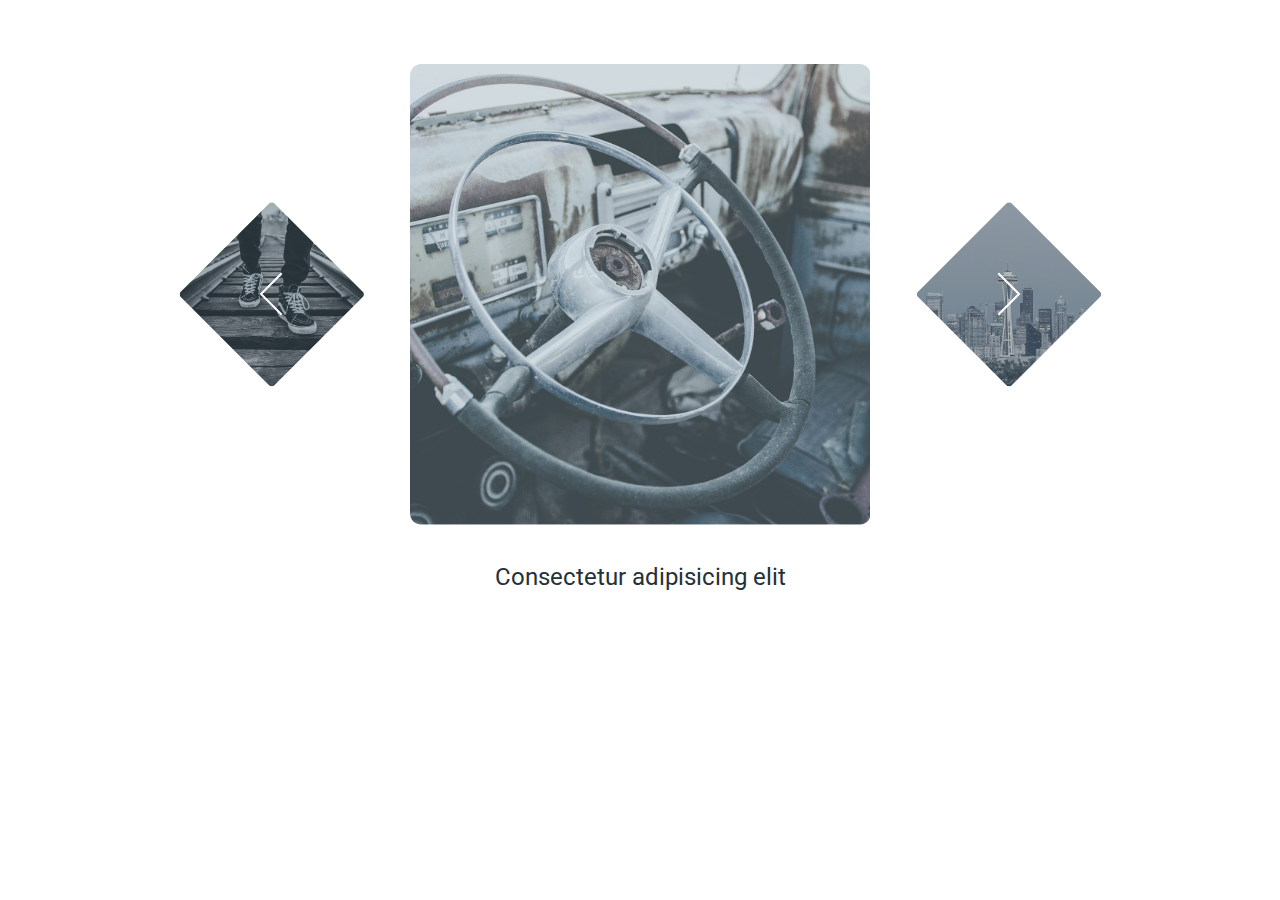
<file: clipped-svg-slider/diamond.html>
<!doctype html>
<html lang="en" class="no-js">
<head>
	<meta charset="UTF-8">
	<meta name="viewport" content="width=device-width, initial-scale=1">
	<link href="https://fonts.googleapis.com/css?family=Roboto:400,500" rel="stylesheet">
	<link rel="stylesheet" href="css/reset.css"> <!-- CSS reset -->
	<link rel="stylesheet" href="css/style.css"> <!-- Resource style -->
  	
	<title>Clipped SVG Slider - Diamond | CodyHouse</title>
</head>
<body>
	<div class="cd-svg-clipped-slider" data-selected="M780,0H20C8.954,0,0,8.954,0,20v760c0,11.046,8.954,20,20,20h760c11.046,0,20-8.954,20-20V20
	C800,8.954,791.046,0,780,0z" data-lateral="M795.796,389.851L410.149,4.204c-5.605-5.605-14.692-5.605-20.297,0L4.204,389.851
	c-5.605,5.605-5.605,14.692,0,20.297l385.648,385.648c5.605,5.605,14.692,5.605,20.297,0l385.648-385.648
	C801.401,404.544,801.401,395.456,795.796,389.851z">

		<div class="gallery-wrapper">
			<ul class="gallery">
				<li class="left">
					<div class="svg-wrapper">
						<svg viewBox="0 0 800 800">
							<title>Animated SVG</title>
							<defs>
								<clipPath id="cd-image-1">
									<path id="cd-morphing-path-1" d="M795.796,389.851L410.149,4.204c-5.605-5.605-14.692-5.605-20.297,0L4.204,389.851 c-5.605,5.605-5.605,14.692,0,20.297l385.648,385.648c5.605,5.605,14.692,5.605,20.297,0l385.648-385.648 C801.401,404.544,801.401,395.456,795.796,389.851z"/>
								</clipPath>
							</defs>
							
							<image height='800px' width="800px" clip-path="url(#cd-image-1)" xlink:href="img/img-01.jpg"></image>
							<use xlink:href="#cd-morphing-path-1" class="cover-layer" />
						</svg>
					</div> <!-- .svg-wrapper -->
				</li>

				<li class="selected">
					<div class="svg-wrapper">
						<svg viewBox="0 0 800 800">
							<title>Animated SVG</title>
							<defs>
								<clipPath id="cd-image-2">
									<path id="cd-morphing-path-2" d="M780,0H20C8.954,0,0,8.954,0,20v760c0,11.046,8.954,20,20,20h760c11.046,0,20-8.954,20-20V20 C800,8.954,791.046,0,780,0z"/>
								</clipPath>
							</defs>
							
							<image height='800px' width="800px" clip-path="url(#cd-image-2)" xlink:href="img/img-02.jpg"></image>
							<use xlink:href="#cd-morphing-path-2" class="cover-layer" />
						</svg>
					</div> <!-- .svg-wrapper -->
				</li>

				<li class="right">
					<div class="svg-wrapper">
						<svg viewBox="0 0 800 800">
							<title>Animated SVG</title>
							<defs>
								<clipPath id="cd-image-3">
									<path id="cd-morphing-path-3" d="M795.796,389.851L410.149,4.204c-5.605-5.605-14.692-5.605-20.297,0L4.204,389.851 c-5.605,5.605-5.605,14.692,0,20.297l385.648,385.648c5.605,5.605,14.692,5.605,20.297,0l385.648-385.648 C801.401,404.544,801.401,395.456,795.796,389.851z"/>
								</clipPath>
							</defs>
							
							<image height='800px' width="800px" clip-path="url(#cd-image-3)" xlink:href="img/img-03.jpg"></image>
							<use xlink:href="#cd-morphing-path-3" class="cover-layer" />
						</svg>
					</div> <!-- .svg-wrapper -->
				</li>

				<li>
					<div class="svg-wrapper">
						<svg viewBox="0 0 800 800">
							<title>Animated SVG</title>
							<defs>
								<clipPath id="cd-image-4">
									<path id="cd-morphing-path-4" d="M795.796,389.851L410.149,4.204c-5.605-5.605-14.692-5.605-20.297,0L4.204,389.851 c-5.605,5.605-5.605,14.692,0,20.297l385.648,385.648c5.605,5.605,14.692,5.605,20.297,0l385.648-385.648 C801.401,404.544,801.401,395.456,795.796,389.851z"/>
								</clipPath>
							</defs>
							
							<image height='800px' width="800px" clip-path="url(#cd-image-4)" xlink:href="img/img-04.jpg"></image>
							<use xlink:href="#cd-morphing-path-4" class="cover-layer" />
						</svg>
					</div> <!-- .svg-wrapper -->
				</li>

				<li>
					<div class="svg-wrapper">
						<svg viewBox="0 0 800 800">
							<title>Animated SVG</title>
							<defs>
								<clipPath id="cd-image-5">
									<path id="cd-morphing-path-5" d="M795.796,389.851L410.149,4.204c-5.605-5.605-14.692-5.605-20.297,0L4.204,389.851 c-5.605,5.605-5.605,14.692,0,20.297l385.648,385.648c5.605,5.605,14.692,5.605,20.297,0l385.648-385.648 C801.401,404.544,801.401,395.456,795.796,389.851z"/>
								</clipPath>
							</defs>
							
							<image height='800px' width="800px" clip-path="url(#cd-image-5)" xlink:href="img/img-05.jpg"></image>
							<use xlink:href="#cd-morphing-path-5" class="cover-layer" />
						</svg>
					</div> <!-- .svg-wrapper -->
				</li>
			</ul>
			
			<nav>
				<ul class="navigation">
					<li><a href="#0" class="prev">Prev</a></li>
					<li><a href="#0" class="next">Next</a></li>
				</ul>
			</nav>
		</div> <!-- .gallery-wrapper -->

		<ul class="caption">
			<li class="left">Lorem ipsum dolor</li>
			<li class="selected">Consectetur adipisicing elit</li>
			<li class="right">Dolorem inventore voluptates tenetur</li>
			<li>Error officiis quae</li>
			<li>Provident repellendus eveniet</li>
		</ul>
	</div> <!-- .cd-svg-clipped-slider -->
<script src="js/modernizr-custom.js"></script>
<script src="https://ajax.googleapis.com/ajax/libs/jquery/3.0.0/jquery.min.js"></script>
<script>
	if( !window.jQuery ) document.write('<script src="js/jquery-3.0.0.min.js"><\/script>');
</script>
<script src="js/snap.svg-min.js"></script>
<script src="js/main.js"></script> <!-- Resource jQuery -->
</body>
</html>
</file>
<file: about/css/style.css>
html,
body,
div,
span,
applet,
object,
iframe,
h1,
h2,
h3,
h4,
h5,
h6,
p,
blockquote,
pre,
a,
abbr,
acronym,
address,
big,
cite,
code,
del,
dfn,
em,
img,
ins,
kbd,
q,
s,
samp,
small,
strike,
strong,
sub,
sup,
tt,
var,
dl,
dt,
dd,
ol,
ul,
li,
fieldset,
form,
label,
legend,
table,
caption,
tbody,
tfoot,
thead,
tr,
th,
td {
    margin: 0;
    padding: 0;
    border: 0;
    outline: 0;
    font-weight: inherit;
    font-style: inherit;
    font-family: inherit;
    font-size: 100%;
    vertical-align: baseline;
}
body {
    line-height: 1;
    color: #000;
    background: #fff;
}
ol,
ul {
    list-style: none;
}
table {
    border-collapse: separate;
    border-spacing: 0;
    vertical-align: middle;
}
caption,
th,
td {
    text-align: left;
    font-weight: normal;
    vertical-align: middle;
}
a img {
    border: none;
}
::selection {
    background: #111;
    color: #eee;
    text-shadow: none;
}
::-moz-selection {
    background: #111;
    color: #eee;
    text-shadow: none;
}
::-webkit-input-placeholder {
    color: #111;
}
:-moz-placeholder {
    color: #111;
}
::-moz-placeholder {
    color: #111;
}
:-ms-input-placeholder {
    color: #111;
}
:hover,
:focus {
    outline: none;
    -webkit-tap-highlight-color: rgba(0,0,0,0);
}
html {
    -webkit-user-select: none;
    -moz-user-select: none;
    -ms-user-select: none;
    user-select: none;
    -webkit-font-smoothing: antialiased;
}
a {
    color: inherit;
}
button,
input {
    line-height: normal;
    border: none;
    -webkit-border-radius: 0;
    border-radius: 0;
    -webkit-appearance: none;
    -moz-appearance: none;
    appearance: none;
}
a,
button,
input[type=button],
input[type=reset],
input[type=submit] {
    cursor: pointer;
    text-decoration: none;
}
input[type=search]::-webkit-search-decoration,
input[type=search]::-webkit-search-cancel-button {
    display: none;
}
html,
body {
    overflow-x: hidden;
    height: 100%;
}
body {
    background: -webkit-linear-gradient(#465f79, #202d35);
    background: -moz-linear-gradient(#465f79, #202d35);
    background: -o-linear-gradient(#465f79, #202d35);
    background: -ms-linear-gradient(#465f79, #202d35);
    background: linear-gradient(#465f79, #202d35);
}
#background {
    position: fixed;
    top: 0;
    bottom: 0;
    left: 0;
    right: 0;
    z-index: -1;
}
html {
    font-family: 'Open Sans', sans-serif;
}
h1,
h2 {
    font-weight: 300;
    text-shadow: 1px 1px 1px rgba(0,0,0,0.5);
}
h1 {
    font-size: 40px;
}
h2 {
    font-size: 20px;
    font-style: italic;
}
.e-mail {
    margin-top: 30px;
}
.icon {
    display: inline-block;
    width: 32px;
    height: 32px;
    background-position: center center;
    background-repeat: no-repeat;
    -webkit-background-size: contain;
    -moz-background-size: contain;
    background-size: contain;
}
.icon-bitbucket {
    background-image: url("../img/bitbucket.png");
}
.icon-codepen {
    background-image: url("../img/codepen.png");
}
.icon-facebook {
    background-image: url("../img/facebook.png");
}
.icon-github {
    background-image: url("../img/github.png");
}
.icon-instagram {
    background-image: url("../img/instagram.png");
}
.icon-linkedin {
    background-image: url("../img/linkedin.png");
}
.icon-resume {
    background-image: url("../img/resume.png");
}
.list-social {
    margin: 50px 0 0;
    list-style: none;
}
.list-social li {
    overflow: hidden;
    display: inline-block;
    margin: 0 2px;
}
.list-social a {
    text-indent: -9999px;
    -webkit-transition: 0.25s;
    -moz-transition: 0.25s;
    -o-transition: 0.25s;
    -ms-transition: 0.25s;
    transition: 0.25s;
    border: 4px solid transparent;
}
.list-social a:hover {
    background-color: rgba(0,0,0,0.25);
}
header {
    margin: 0 auto;
    padding: 30px;
    width: 400px;
    text-align: center;
    color: #fff;
}
@media screen and (min-height: 500px) {
    header {
        position: absolute;
        top: 50%;
        left: 50%;
        -webkit-transform: translate(-50%, -50%);
        -moz-transform: translate(-50%, -50%);
        -o-transform: translate(-50%, -50%);
        -ms-transform: translate(-50%, -50%);
        transform: translate(-50%, -50%);
        padding: 0;
    }
}
header .picture {
    overflow: hidden;
    display: inline-block;
    margin: 0 auto 30px;
    width: 180px;
    height: 180px;
    border: 3px solid #fff;
    -webkit-border-radius: 50%;
    border-radius: 50%;
    -webkit-box-shadow: 4px 4px 4px rgba(0,0,0,0.5);
    box-shadow: 4px 4px 4px rgba(0,0,0,0.5);
}
header .picture img {
    display: block;
    height: 100%;
}
</file>
<file: experience/css/style.css>
/* -------------------------------- 

Primary style

-------------------------------- */
*, *::after, *::before {
  box-sizing: border-box;
}

html {
  font-size: 62.5%;
}

body {
  font-size: 1.6rem;
  font-family: "Fira Sans", sans-serif;
  color: #383838;
  background-color: #f8f8f8;
}

a {
  color: #7b9d6f;
  text-decoration: none;
}

/* -------------------------------- 

Main Components 

-------------------------------- */
.cd-horizontal-timeline {
  opacity: 0;
  margin: 2em auto;
  -webkit-transition: opacity 0.2s;
  -moz-transition: opacity 0.2s;
  transition: opacity 0.2s;
}
.cd-horizontal-timeline::before {
  /* never visible - this is used in jQuery to check the current MQ */
  content: 'mobile';
  display: none;
}
.cd-horizontal-timeline.loaded {
  /* show the timeline after events position has been set (using JavaScript) */
  opacity: 1;
}
.cd-horizontal-timeline .timeline {
  position: relative;
  height: 100px;
  width: 90%;
  max-width: 800px;
  margin: 0 auto;
}
.cd-horizontal-timeline .events-wrapper {
  position: relative;
  height: 100%;
  margin: 0 40px;
  overflow: hidden;
}
.cd-horizontal-timeline .events-wrapper::after, .cd-horizontal-timeline .events-wrapper::before {
  /* these are used to create a shadow effect at the sides of the timeline */
  content: '';
  position: absolute;
  z-index: 2;
  top: 0;
  height: 100%;
  width: 20px;
}
.cd-horizontal-timeline .events-wrapper::before {
  left: 0;
  background-image: -webkit-linear-gradient( left , #f8f8f8, rgba(248, 248, 248, 0));
  background-image: linear-gradient(to right, #f8f8f8, rgba(248, 248, 248, 0));
}
.cd-horizontal-timeline .events-wrapper::after {
  right: 0;
  background-image: -webkit-linear-gradient( right , #f8f8f8, rgba(248, 248, 248, 0));
  background-image: linear-gradient(to left, #f8f8f8, rgba(248, 248, 248, 0));
}
.cd-horizontal-timeline .events {
  /* this is the grey line/timeline */
  position: absolute;
  z-index: 1;
  left: 0;
  top: 49px;
  height: 2px;
  /* width will be set using JavaScript */
  background: #dfdfdf;
  -webkit-transition: -webkit-transform 0.4s;
  -moz-transition: -moz-transform 0.4s;
  transition: transform 0.4s;
}
.cd-horizontal-timeline .filling-line {
  /* this is used to create the green line filling the timeline */
  position: absolute;
  z-index: 1;
  left: 0;
  top: 0;
  height: 100%;
  width: 100%;
  background-color: #7b9d6f;
  -webkit-transform: scaleX(0);
  -moz-transform: scaleX(0);
  -ms-transform: scaleX(0);
  -o-transform: scaleX(0);
  transform: scaleX(0);
  -webkit-transform-origin: left center;
  -moz-transform-origin: left center;
  -ms-transform-origin: left center;
  -o-transform-origin: left center;
  transform-origin: left center;
  -webkit-transition: -webkit-transform 0.3s;
  -moz-transition: -moz-transform 0.3s;
  transition: transform 0.3s;
}
.cd-horizontal-timeline .events a {
  position: absolute;
  bottom: 0;
  z-index: 2;
  text-align: center;
  font-size: 1.3rem;
  padding-bottom: 15px;
  color: #383838;
  /* fix bug on Safari - text flickering while timeline translates */
  -webkit-transform: translateZ(0);
  -moz-transform: translateZ(0);
  -ms-transform: translateZ(0);
  -o-transform: translateZ(0);
  transform: translateZ(0);
}
.cd-horizontal-timeline .events a::after {
  /* this is used to create the event spot */
  content: '';
  position: absolute;
  left: 50%;
  right: auto;
  -webkit-transform: translateX(-50%);
  -moz-transform: translateX(-50%);
  -ms-transform: translateX(-50%);
  -o-transform: translateX(-50%);
  transform: translateX(-50%);
  bottom: -5px;
  height: 12px;
  width: 12px;
  border-radius: 50%;
  border: 2px solid #dfdfdf;
  background-color: #f8f8f8;
  -webkit-transition: background-color 0.3s, border-color 0.3s;
  -moz-transition: background-color 0.3s, border-color 0.3s;
  transition: background-color 0.3s, border-color 0.3s;
}
.no-touch .cd-horizontal-timeline .events a:hover::after {
  background-color: #7b9d6f;
  border-color: #7b9d6f;
}
.cd-horizontal-timeline .events a.selected {
  pointer-events: none;
}
.cd-horizontal-timeline .events a.selected::after {
  background-color: #7b9d6f;
  border-color: #7b9d6f;
}
.cd-horizontal-timeline .events a.older-event::after {
  border-color: #7b9d6f;
}
@media only screen and (min-width: 1100px) {
  .cd-horizontal-timeline {
    margin: 6em auto;
  }
  .cd-horizontal-timeline::before {
    /* never visible - this is used in jQuery to check the current MQ */
    content: 'desktop';
  }
}

.cd-timeline-navigation a {
  /* these are the left/right arrows to navigate the timeline */
  position: absolute;
  z-index: 1;
  top: 50%;
  bottom: auto;
  -webkit-transform: translateY(-50%);
  -moz-transform: translateY(-50%);
  -ms-transform: translateY(-50%);
  -o-transform: translateY(-50%);
  transform: translateY(-50%);
  height: 34px;
  width: 34px;
  border-radius: 50%;
  border: 2px solid #dfdfdf;
  /* replace text with an icon */
  overflow: hidden;
  color: transparent;
  text-indent: 100%;
  white-space: nowrap;
  -webkit-transition: border-color 0.3s;
  -moz-transition: border-color 0.3s;
  transition: border-color 0.3s;
}
.cd-timeline-navigation a::after {
  /* arrow icon */
  content: '';
  position: absolute;
  height: 16px;
  width: 16px;
  left: 50%;
  top: 50%;
  bottom: auto;
  right: auto;
  -webkit-transform: translateX(-50%) translateY(-50%);
  -moz-transform: translateX(-50%) translateY(-50%);
  -ms-transform: translateX(-50%) translateY(-50%);
  -o-transform: translateX(-50%) translateY(-50%);
  transform: translateX(-50%) translateY(-50%);
  background: url(../img/cd-arrow.svg) no-repeat 0 0;
}
.cd-timeline-navigation a.prev {
  left: 0;
  -webkit-transform: translateY(-50%) rotate(180deg);
  -moz-transform: translateY(-50%) rotate(180deg);
  -ms-transform: translateY(-50%) rotate(180deg);
  -o-transform: translateY(-50%) rotate(180deg);
  transform: translateY(-50%) rotate(180deg);
}
.cd-timeline-navigation a.next {
  right: 0;
}
.no-touch .cd-timeline-navigation a:hover {
  border-color: #7b9d6f;
}
.cd-timeline-navigation a.inactive {
  cursor: not-allowed;
}
.cd-timeline-navigation a.inactive::after {
  background-position: 0 -16px;
}
.no-touch .cd-timeline-navigation a.inactive:hover {
  border-color: #dfdfdf;
}

.cd-horizontal-timeline .events-content {
  position: relative;
  width: 100%;
  margin: 2em 0;
  overflow: hidden;
  -webkit-transition: height 0.4s;
  -moz-transition: height 0.4s;
  transition: height 0.4s;
}
.cd-horizontal-timeline .events-content li {
  position: absolute;
  z-index: 1;
  width: 100%;
  left: 0;
  top: 0;
  -webkit-transform: translateX(-100%);
  -moz-transform: translateX(-100%);
  -ms-transform: translateX(-100%);
  -o-transform: translateX(-100%);
  transform: translateX(-100%);
  padding: 0 5%;
  opacity: 0;
  -webkit-animation-duration: 0.4s;
  -moz-animation-duration: 0.4s;
  animation-duration: 0.4s;
  -webkit-animation-timing-function: ease-in-out;
  -moz-animation-timing-function: ease-in-out;
  animation-timing-function: ease-in-out;
}
.cd-horizontal-timeline .events-content li.selected {
  /* visible event content */
  position: relative;
  z-index: 2;
  opacity: 1;
  -webkit-transform: translateX(0);
  -moz-transform: translateX(0);
  -ms-transform: translateX(0);
  -o-transform: translateX(0);
  transform: translateX(0);
}
.cd-horizontal-timeline .events-content li.enter-right, .cd-horizontal-timeline .events-content li.leave-right {
  -webkit-animation-name: cd-enter-right;
  -moz-animation-name: cd-enter-right;
  animation-name: cd-enter-right;
}
.cd-horizontal-timeline .events-content li.enter-left, .cd-horizontal-timeline .events-content li.leave-left {
  -webkit-animation-name: cd-enter-left;
  -moz-animation-name: cd-enter-left;
  animation-name: cd-enter-left;
}
.cd-horizontal-timeline .events-content li.leave-right, .cd-horizontal-timeline .events-content li.leave-left {
  -webkit-animation-direction: reverse;
  -moz-animation-direction: reverse;
  animation-direction: reverse;
}
.cd-horizontal-timeline .events-content li > * {
  max-width: 800px;
  margin: 0 auto;
}
.cd-horizontal-timeline .events-content h2 {
  font-weight: bold;
  font-size: 2.6rem;
  font-family: "Playfair Display", serif;
  font-weight: 700;
  line-height: 1.2;
}
.cd-horizontal-timeline .events-content em {
  display: block;
  font-style: italic;
  margin: 10px auto;
}
.cd-horizontal-timeline .events-content em::before {
  content: '- ';
}
.cd-horizontal-timeline .events-content p {
  font-size: 1.4rem;
  color: #959595;
}
.cd-horizontal-timeline .events-content em, .cd-horizontal-timeline .events-content p {
  line-height: 1.6;
}
@media only screen and (min-width: 768px) {
  .cd-horizontal-timeline .events-content h2 {
    font-size: 7rem;
  }
  .cd-horizontal-timeline .events-content em {
    font-size: 2rem;
  }
  .cd-horizontal-timeline .events-content p {
    font-size: 1.8rem;
  }
}

@-webkit-keyframes cd-enter-right {
  0% {
    opacity: 0;
    -webkit-transform: translateX(100%);
  }
  100% {
    opacity: 1;
    -webkit-transform: translateX(0%);
  }
}
@-moz-keyframes cd-enter-right {
  0% {
    opacity: 0;
    -moz-transform: translateX(100%);
  }
  100% {
    opacity: 1;
    -moz-transform: translateX(0%);
  }
}
@keyframes cd-enter-right {
  0% {
    opacity: 0;
    -webkit-transform: translateX(100%);
    -moz-transform: translateX(100%);
    -ms-transform: translateX(100%);
    -o-transform: translateX(100%);
    transform: translateX(100%);
  }
  100% {
    opacity: 1;
    -webkit-transform: translateX(0%);
    -moz-transform: translateX(0%);
    -ms-transform: translateX(0%);
    -o-transform: translateX(0%);
    transform: translateX(0%);
  }
}
@-webkit-keyframes cd-enter-left {
  0% {
    opacity: 0;
    -webkit-transform: translateX(-100%);
  }
  100% {
    opacity: 1;
    -webkit-transform: translateX(0%);
  }
}
@-moz-keyframes cd-enter-left {
  0% {
    opacity: 0;
    -moz-transform: translateX(-100%);
  }
  100% {
    opacity: 1;
    -moz-transform: translateX(0%);
  }
}
@keyframes cd-enter-left {
  0% {
    opacity: 0;
    -webkit-transform: translateX(-100%);
    -moz-transform: translateX(-100%);
    -ms-transform: translateX(-100%);
    -o-transform: translateX(-100%);
    transform: translateX(-100%);
  }
  100% {
    opacity: 1;
    -webkit-transform: translateX(0%);
    -moz-transform: translateX(0%);
    -ms-transform: translateX(0%);
    -o-transform: translateX(0%);
    transform: translateX(0%);
  }
}
</file>
<file: projects/css/style.css>
/* -------------------------------- 

Primary style

-------------------------------- */
*, *::after, *::before {
  box-sizing: border-box;
}

html {
  font-size: 62.5%;
}

body {
  font-size: 1.6rem;
  font-family: "PT Sans", sans-serif;
  color: #ffffff;
  background-color: #262423;
}

a {
  color: #a8ae7e;
  text-decoration: none;
}

/* -------------------------------- 

Patterns - reusable parts of our design

-------------------------------- */
.cd-text-replace {
  /* replace text with image */
  color: transparent;
  text-indent: 100%;
  overflow: hidden;
  white-space: nowrap;
}

/* -------------------------------- 

Menu trigger

-------------------------------- */
.cd-nav-trigger {
  position: absolute;
  z-index: 4;
  top: 24px;
  right: 5%;
  height: 52px;
  width: 52px;
  border-radius: 50%;
  background-color: rgba(0, 0, 0, 0.8);
  -webkit-transition: background 0.2s;
  -moz-transition: background 0.2s;
  transition: background 0.2s;
}
.cd-nav-trigger .cd-icon,
.cd-nav-trigger .cd-icon::before,
.cd-nav-trigger .cd-icon::after {
  /* menu icon created in CSS */
  position: absolute;
  background-color: #ffffff;
  border-radius: 2px;
  /* Force Hardware Acceleration in WebKit */
  -webkit-transform: translateZ(0);
  -moz-transform: translateZ(0);
  -ms-transform: translateZ(0);
  -o-transform: translateZ(0);
  transform: translateZ(0);
  -webkit-backface-visibility: hidden;
  backface-visibility: hidden;
}
.no-touch .cd-nav-trigger:hover {
  background-color: black;
}
.cd-nav-trigger .cd-icon {
  /* middle line of the menu icon */
  display: inline-block;
  width: 18px;
  height: 2px;
  left: 50%;
  top: 50%;
  bottom: auto;
  right: auto;
  -webkit-transform: translateX(-50%) translateY(-50%);
  -moz-transform: translateX(-50%) translateY(-50%);
  -ms-transform: translateX(-50%) translateY(-50%);
  -o-transform: translateX(-50%) translateY(-50%);
  transform: translateX(-50%) translateY(-50%);
  -webkit-transition: -webkit-transform 0.3s, background-color 0.3s;
  -moz-transition: -moz-transform 0.3s, background-color 0.3s;
  transition: transform 0.3s, background-color 0.3s;
}
.cd-nav-trigger .cd-icon::before, .cd-nav-trigger .cd-icon::after {
  /* upper and lower lines of the menu icon */
  content: '';
  top: 0;
  right: 0;
  width: 100%;
  height: 100%;
  -webkit-transition: -webkit-transform 0.3s;
  -moz-transition: -moz-transform 0.3s;
  transition: transform 0.3s;
}
.cd-nav-trigger .cd-icon::before {
  -webkit-transform: translateY(-6px);
  -moz-transform: translateY(-6px);
  -ms-transform: translateY(-6px);
  -o-transform: translateY(-6px);
  transform: translateY(-6px);
}
.cd-nav-trigger .cd-icon::after {
  -webkit-transform: translateY(6px);
  -moz-transform: translateY(6px);
  -ms-transform: translateY(6px);
  -o-transform: translateY(6px);
  transform: translateY(6px);
}
.cd-nav-trigger.project-open .cd-icon {
  /* user selects a projects - transform the icon into a 'X' */
  background-color: rgba(255, 255, 255, 0);
}
.cd-nav-trigger.project-open .cd-icon::before, .cd-nav-trigger.project-open .cd-icon::after {
  background-color: white;
}
.cd-nav-trigger.project-open .cd-icon::before {
  -webkit-transform: translateY(0) rotate(45deg);
  -moz-transform: translateY(0) rotate(45deg);
  -ms-transform: translateY(0) rotate(45deg);
  -o-transform: translateY(0) rotate(45deg);
  transform: translateY(0) rotate(45deg);
}
.cd-nav-trigger.project-open .cd-icon::after {
  -webkit-transform: translateY(0) rotate(-45deg);
  -moz-transform: translateY(0) rotate(-45deg);
  -ms-transform: translateY(0) rotate(-45deg);
  -o-transform: translateY(0) rotate(-45deg);
  transform: translateY(0) rotate(-45deg);
}
.cd-nav-trigger.nav-visible .cd-icon {
  /* user opens the navigation - transform the icon into an arrow */
  -webkit-transform: translateY(-50%) translateX(-50%);
  -moz-transform: translateY(-50%) translateX(-50%);
  -ms-transform: translateY(-50%) translateX(-50%);
  -o-transform: translateY(-50%) translateX(-50%);
  transform: translateY(-50%) translateX(-50%);
}
.cd-nav-trigger.nav-visible .cd-icon::after {
  -webkit-transform: translateX(5px) translateY(3px) rotate(-45deg) scaleX(0.5);
  -moz-transform: translateX(5px) translateY(3px) rotate(-45deg) scaleX(0.5);
  -ms-transform: translateX(5px) translateY(3px) rotate(-45deg) scaleX(0.5);
  -o-transform: translateX(5px) translateY(3px) rotate(-45deg) scaleX(0.5);
  transform: translateX(5px) translateY(3px) rotate(-45deg) scaleX(0.5);
}
.cd-nav-trigger.nav-visible .cd-icon::before {
  -webkit-transform: translateX(5px) translateY(-3px) rotate(45deg) scaleX(0.5);
  -moz-transform: translateX(5px) translateY(-3px) rotate(45deg) scaleX(0.5);
  -ms-transform: translateX(5px) translateY(-3px) rotate(45deg) scaleX(0.5);
  -o-transform: translateX(5px) translateY(-3px) rotate(45deg) scaleX(0.5);
  transform: translateX(5px) translateY(-3px) rotate(45deg) scaleX(0.5);
}
@media only screen and (min-width: 1024px) {
  .cd-nav-trigger.nav-visible .cd-icon {
    -webkit-transform: translateY(-50%) translateX(-50%) rotate(-90deg);
    -moz-transform: translateY(-50%) translateX(-50%) rotate(-90deg);
    -ms-transform: translateY(-50%) translateX(-50%) rotate(-90deg);
    -o-transform: translateY(-50%) translateX(-50%) rotate(-90deg);
    transform: translateY(-50%) translateX(-50%) rotate(-90deg);
  }
  .cd-nav-trigger.nav-visible .cd-icon::after {
    -webkit-transform: translateX(-5px) translateY(3px) rotate(45deg) scaleX(0.5);
    -moz-transform: translateX(-5px) translateY(3px) rotate(45deg) scaleX(0.5);
    -ms-transform: translateX(-5px) translateY(3px) rotate(45deg) scaleX(0.5);
    -o-transform: translateX(-5px) translateY(3px) rotate(45deg) scaleX(0.5);
    transform: translateX(-5px) translateY(3px) rotate(45deg) scaleX(0.5);
  }
  .cd-nav-trigger.nav-visible .cd-icon::before {
    -webkit-transform: translateX(-5px) translateY(-3px) rotate(-45deg) scaleX(0.5);
    -moz-transform: translateX(-5px) translateY(-3px) rotate(-45deg) scaleX(0.5);
    -ms-transform: translateX(-5px) translateY(-3px) rotate(-45deg) scaleX(0.5);
    -o-transform: translateX(-5px) translateY(-3px) rotate(-45deg) scaleX(0.5);
    transform: translateX(-5px) translateY(-3px) rotate(-45deg) scaleX(0.5);
  }
}

/* -------------------------------- 

Projects

-------------------------------- */
.cd-projects-container {
  position: relative;
  z-index: 2;
  overflow-x: hidden;
}
.cd-projects-container.project-open {
  /* smooth scroll on iOS devices */
  -webkit-overflow-scrolling: touch;
}

.cd-projects-previews {
  position: relative;
  z-index: 2;
  height: 100vh;
  width: 100vw;
}
.cd-projects-previews::after {
  clear: both;
  content: "";
  display: table;
}
.project-open .cd-projects-previews {
  pointer-events: none;
}
.cd-projects-previews li {
  height: 25%;
  width: 100%;
  overflow: hidden;
  -webkit-transition: -webkit-transform 0.5s;
  -moz-transition: -moz-transform 0.5s;
  transition: transform 0.5s;
  /* Force Hardware Acceleration */
  -webkit-backface-visibility: hidden;
  backface-visibility: hidden;
  -webkit-transform: translateZ(1px);
  -moz-transform: translateZ(1px);
  -ms-transform: translateZ(1px);
  -o-transform: translateZ(1px);
  transform: translateZ(1px);
}
.cd-projects-previews li.selected {
  opacity: 0;
  /* move selected project preview out of the viewport with no transition */
  -webkit-transform: translateX(-100%);
  -moz-transform: translateX(-100%);
  -ms-transform: translateX(-100%);
  -o-transform: translateX(-100%);
  transform: translateX(-100%);
  -webkit-transition: -webkit-transform 0s;
  -moz-transition: -moz-transform 0s;
  transition: transform 0s;
}
.cd-projects-previews li.slide-out {
  -webkit-transform: translateX(-100%);
  -moz-transform: translateX(-100%);
  -ms-transform: translateX(-100%);
  -o-transform: translateX(-100%);
  transform: translateX(-100%);
}
.cd-projects-previews a {
  display: block;
  height: 100vh;
  width: 100%;
  /* fixes a bug on projects caption width */
  -webkit-transform: translateY(0%);
  -moz-transform: translateY(0%);
  -ms-transform: translateY(0%);
  -o-transform: translateY(0%);
  transform: translateY(0%);
  opacity: 0;
  -webkit-transition: opacity 0.5s;
  -moz-transition: opacity 0.5s;
  transition: opacity 0.5s;
}
.cd-projects-previews li:nth-of-type(2) a {
  -webkit-transform: translateY(-25%);
  -moz-transform: translateY(-25%);
  -ms-transform: translateY(-25%);
  -o-transform: translateY(-25%);
  transform: translateY(-25%);
}
.cd-projects-previews li:nth-of-type(3) a {
  -webkit-transform: translateY(-50%);
  -moz-transform: translateY(-50%);
  -ms-transform: translateY(-50%);
  -o-transform: translateY(-50%);
  transform: translateY(-50%);
}
.cd-projects-previews li:nth-of-type(4) a {
  -webkit-transform: translateY(-75%);
  -moz-transform: translateY(-75%);
  -ms-transform: translateY(-75%);
  -o-transform: translateY(-75%);
  transform: translateY(-75%);
}
.cd-projects-previews .bg-loaded a {
  opacity: 1;
}
@media only screen and (min-width: 1024px) {
  .cd-projects-previews li {
    display: inline-block;
    height: 100%;
    width: 25%;
    float: left;
  }
  .cd-projects-previews li.selected {
    -webkit-transform: translateY(-100%);
    -moz-transform: translateY(-100%);
    -ms-transform: translateY(-100%);
    -o-transform: translateY(-100%);
    transform: translateY(-100%);
  }
  .cd-projects-previews li.slide-out {
    -webkit-transform: translateY(-100%);
    -moz-transform: translateY(-100%);
    -ms-transform: translateY(-100%);
    -o-transform: translateY(-100%);
    transform: translateY(-100%);
  }
  .cd-projects-previews a {
    /* width equal to window width */
    width: 400%;
  }
  .cd-projects-previews li:nth-of-type(2) a {
    -webkit-transform: translateX(-25%);
    -moz-transform: translateX(-25%);
    -ms-transform: translateX(-25%);
    -o-transform: translateX(-25%);
    transform: translateX(-25%);
  }
  .cd-projects-previews li:nth-of-type(3) a {
    -webkit-transform: translateX(-50%);
    -moz-transform: translateX(-50%);
    -ms-transform: translateX(-50%);
    -o-transform: translateX(-50%);
    transform: translateX(-50%);
  }
  .cd-projects-previews li:nth-of-type(4) a {
    -webkit-transform: translateX(-75%);
    -moz-transform: translateX(-75%);
    -ms-transform: translateX(-75%);
    -o-transform: translateX(-75%);
    transform: translateX(-75%);
  }
}

.cd-projects {
  position: absolute;
  z-index: 1;
  top: 0;
  left: 0;
  height: 100vh;
  width: 100vw;
}
.cd-projects > li {
  position: absolute;
  top: 0;
  left: 0;
  height: 100%;
  width: 100%;
  opacity: 0;
  -webkit-transition: opacity 0.3s;
  -moz-transition: opacity 0.3s;
  transition: opacity 0.3s;
}
.cd-projects > li.selected {
  z-index: 1;
  opacity: 1;
  -webkit-transition: opacity 0s;
  -moz-transition: opacity 0s;
  transition: opacity 0s;
}
.cd-projects .preview-image {
  display: block;
  height: 100vh;
}

.cd-projects-previews a,
.cd-projects .preview-image {
  /* set a background image for each project */
  background: #5b927d url(../img/img-1.jpg) no-repeat center center;
  background-size: cover;
}

.cd-projects-previews li:nth-of-type(2) a,
.cd-projects > li:nth-of-type(2) .preview-image {
  background: #a8ae7e url(../img/img-2.jpg) no-repeat center center;
  background-size: cover;
}

.cd-projects-previews li:nth-of-type(3) a,
.cd-projects > li:nth-of-type(3) .preview-image {
  background: #e7d5a4 url(../img/img-3.jpg) no-repeat center center;
  background-size: cover;
}

.cd-projects-previews li:nth-of-type(4) a,
.cd-projects > li:nth-of-type(4) .preview-image {
  background: #835531 url(../img/img-4.jpg) no-repeat center center;
  background-size: cover;
}

.cd-project-title {
  position: absolute;
  width: 100%;
  top: calc(50% - 20px);
  left: 0;
  color: #ffffff;
  -webkit-transform: translateY(-37.5vh);
  -moz-transform: translateY(-37.5vh);
  -ms-transform: translateY(-37.5vh);
  -o-transform: translateY(-37.5vh);
  transform: translateY(-37.5vh);
  -webkit-transition: -webkit-transform 0.6s 0.2s;
  -moz-transition: -moz-transform 0.6s 0.2s;
  transition: transform 0.6s 0.2s;
  text-align: center;
  -webkit-font-smoothing: antialiased;
  -moz-osx-font-smoothing: grayscale;
}
.cd-project-title::after {
  /* line below project title */
  content: '';
  position: absolute;
  left: 50%;
  bottom: -10px;
  width: 40px;
  height: 1px;
  background: #ffffff;
  -webkit-transform: translateX(-50%) scale(0);
  -moz-transform: translateX(-50%) scale(0);
  -ms-transform: translateX(-50%) scale(0);
  -o-transform: translateX(-50%) scale(0);
  transform: translateX(-50%) scale(0);
  -webkit-transition: -webkit-transform 0.3s;
  -moz-transition: -moz-transform 0.3s;
  transition: transform 0.3s;
}
.no-touch .cd-projects-previews a:hover .cd-project-title::after {
  -webkit-transform: translateX(-50%) scale(1);
  -moz-transform: translateX(-50%) scale(1);
  -ms-transform: translateX(-50%) scale(1);
  -o-transform: translateX(-50%) scale(1);
  transform: translateX(-50%) scale(1);
}
.cd-projects .cd-project-title::after {
  -webkit-transform: translateX(-50%) scale(1);
  -moz-transform: translateX(-50%) scale(1);
  -ms-transform: translateX(-50%) scale(1);
  -o-transform: translateX(-50%) scale(1);
  transform: translateX(-50%) scale(1);
  -webkit-transition: -webkit-transform 0.3s 0.3s;
  -moz-transition: -moz-transform 0.3s 0.3s;
  transition: transform 0.3s 0.3s;
}
.cd-project-title h2 {
  font-size: 2.5rem;
  line-height: 1.5;
  font-weight: 700;
}
.cd-project-title p {
  font-size: 1.4rem;
  font-family: "Merriweather", serif;
  font-style: italic;
  line-height: 1.2;
  padding: .4em 2em;
  opacity: .8;
}
@media only screen and (min-width: 1024px) {
  .cd-project-title {
    width: 25%;
    top: 50vh;
    -webkit-transform: translateX(0%);
    -moz-transform: translateX(0%);
    -ms-transform: translateX(0%);
    -o-transform: translateX(0%);
    transform: translateX(0%);
  }
}

.cd-projects-previews li:nth-of-type(2) .cd-project-title,
.cd-projects > li:nth-of-type(2) .cd-project-title {
  -webkit-transform: translateY(-12.5vh);
  -moz-transform: translateY(-12.5vh);
  -ms-transform: translateY(-12.5vh);
  -o-transform: translateY(-12.5vh);
  transform: translateY(-12.5vh);
}
@media only screen and (min-width: 1024px) {
  .cd-projects-previews li:nth-of-type(2) .cd-project-title,
  .cd-projects > li:nth-of-type(2) .cd-project-title {
    -webkit-transform: translateX(100%);
    -moz-transform: translateX(100%);
    -ms-transform: translateX(100%);
    -o-transform: translateX(100%);
    transform: translateX(100%);
  }
}

.cd-projects-previews li:nth-of-type(3) .cd-project-title,
.cd-projects > li:nth-of-type(3) .cd-project-title {
  -webkit-transform: translateY(12.5vh);
  -moz-transform: translateY(12.5vh);
  -ms-transform: translateY(12.5vh);
  -o-transform: translateY(12.5vh);
  transform: translateY(12.5vh);
}
@media only screen and (min-width: 1024px) {
  .cd-projects-previews li:nth-of-type(3) .cd-project-title,
  .cd-projects > li:nth-of-type(3) .cd-project-title {
    -webkit-transform: translateX(200%);
    -moz-transform: translateX(200%);
    -ms-transform: translateX(200%);
    -o-transform: translateX(200%);
    transform: translateX(200%);
  }
}

.cd-projects-previews li:nth-of-type(4) a .cd-project-title,
.cd-projects > li:nth-of-type(4) .cd-project-title {
  -webkit-transform: translateY(37.5vh);
  -moz-transform: translateY(37.5vh);
  -ms-transform: translateY(37.5vh);
  -o-transform: translateY(37.5vh);
  transform: translateY(37.5vh);
}
@media only screen and (min-width: 1024px) {
  .cd-projects-previews li:nth-of-type(4) a .cd-project-title,
  .cd-projects > li:nth-of-type(4) .cd-project-title {
    -webkit-transform: translateX(300%);
    -moz-transform: translateX(300%);
    -ms-transform: translateX(300%);
    -o-transform: translateX(300%);
    transform: translateX(300%);
  }
}

li.selected .cd-project-title,
.cd-projects > li:nth-of-type(2).selected .cd-project-title,
.cd-projects > li:nth-of-type(3).selected .cd-project-title,
.cd-projects > li:nth-of-type(4).selected .cd-project-title {
  -webkit-transform: translateY(0);
  -moz-transform: translateY(0);
  -ms-transform: translateY(0);
  -o-transform: translateY(0);
  transform: translateY(0);
}
@media only screen and (min-width: 1024px) {
  li.selected .cd-project-title,
  .cd-projects > li:nth-of-type(2).selected .cd-project-title,
  .cd-projects > li:nth-of-type(3).selected .cd-project-title,
  .cd-projects > li:nth-of-type(4).selected .cd-project-title {
    -webkit-transform: translateX(150%);
    -moz-transform: translateX(150%);
    -ms-transform: translateX(150%);
    -o-transform: translateX(150%);
    transform: translateX(150%);
  }
}

.cd-projects li.selected .cd-project-title::after {
  -webkit-transition: -webkit-transform 0.3s 0s;
  -moz-transition: -moz-transform 0.3s 0s;
  transition: transform 0.3s 0s;
  -webkit-transform: translateX(-50%) scale(0);
  -moz-transform: translateX(-50%) scale(0);
  -ms-transform: translateX(-50%) scale(0);
  -o-transform: translateX(-50%) scale(0);
  transform: translateX(-50%) scale(0);
}

.touch .cd-projects li.selected .cd-project-title::after {
  -webkit-transition: -webkit-transform 0s;
  -moz-transition: -moz-transform 0s;
  transition: transform 0s;
}

.cd-project-info {
  display: none;
  padding: 4em 0;
  background-color: #ffffff;
  color: #7d7c7b;
}
.content-visible .cd-project-info {
  display: block;
}
.cd-project-info p {
  width: 90%;
  max-width: 800px;
  margin: 0 auto;
  line-height: 2;
}

.cd-projects-container .scroll {
  display: block;
  position: absolute;
  z-index: 2;
  bottom: 30px;
  left: 50%;
  width: 44px;
  height: 44px;
  /* rest button default style */
  cursor: pointer;
  border: none;
  background: url("../img/cd-icon-arrow.svg") no-repeat center center;
  visibility: hidden;
  -webkit-transform: translateX(-50%) scale(0);
  -moz-transform: translateX(-50%) scale(0);
  -ms-transform: translateX(-50%) scale(0);
  -o-transform: translateX(-50%) scale(0);
  transform: translateX(-50%) scale(0);
  -webkit-transition: -webkit-transform 0.3s 0s, visibility 0s 0.3s;
  -moz-transition: -moz-transform 0.3s 0s, visibility 0s 0.3s;
  transition: transform 0.3s 0s, visibility 0s 0.3s;
}
.cd-projects-container .scroll:focus {
  outline: none;
}

.cd-projects-container.project-open .scroll {
  visibility: visible;
  -webkit-transform: translateX(-50%) scale(1);
  -moz-transform: translateX(-50%) scale(1);
  -ms-transform: translateX(-50%) scale(1);
  -o-transform: translateX(-50%) scale(1);
  transform: translateX(-50%) scale(1);
  -webkit-transition: -webkit-transform 0.4s 0s, visibility 0s 0s;
  -moz-transition: -moz-transform 0.4s 0s, visibility 0s 0s;
  transition: transform 0.4s 0s, visibility 0s 0s;
  -webkit-animation: cd-translate 1.2s 0.8s;
  -moz-animation: cd-translate 1.2s 0.8s;
  animation: cd-translate 1.2s 0.8s;
  -webkit-animation-iteration-count: 2;
  -moz-animation-iteration-count: 2;
  animation-iteration-count: 2;
}

.no-touch .cd-projects-container.project-open .scroll:hover {
  -webkit-transform: translateX(-50%) scale(1.2);
  -moz-transform: translateX(-50%) scale(1.2);
  -ms-transform: translateX(-50%) scale(1.2);
  -o-transform: translateX(-50%) scale(1.2);
  transform: translateX(-50%) scale(1.2);
}

@-webkit-keyframes cd-translate {
  0% {
    -webkit-transform: translateX(-50%) scale(1);
  }
  50% {
    -webkit-transform: translateY(10px) translateX(-50%) scale(1);
  }
  100% {
    -webkit-transform: translateX(-50%) scale(1);
  }
}
@-moz-keyframes cd-translate {
  0% {
    -moz-transform: translateX(-50%) scale(1);
  }
  50% {
    -moz-transform: translateY(10px) translateX(-50%) scale(1);
  }
  100% {
    -moz-transform: translateX(-50%) scale(1);
  }
}
@keyframes cd-translate {
  0% {
    -webkit-transform: translateX(-50%) scale(1);
    -moz-transform: translateX(-50%) scale(1);
    -ms-transform: translateX(-50%) scale(1);
    -o-transform: translateX(-50%) scale(1);
    transform: translateX(-50%) scale(1);
  }
  50% {
    -webkit-transform: translateY(10px) translateX(-50%) scale(1);
    -moz-transform: translateY(10px) translateX(-50%) scale(1);
    -ms-transform: translateY(10px) translateX(-50%) scale(1);
    -o-transform: translateY(10px) translateX(-50%) scale(1);
    transform: translateY(10px) translateX(-50%) scale(1);
  }
  100% {
    -webkit-transform: translateX(-50%) scale(1);
    -moz-transform: translateX(-50%) scale(1);
    -ms-transform: translateX(-50%) scale(1);
    -o-transform: translateX(-50%) scale(1);
    transform: translateX(-50%) scale(1);
  }
}
/* -------------------------------- 

 Navigation

-------------------------------- */
.cd-primary-nav {
  position: absolute;
  z-index: 1;
  top: 0;
  left: 0;
  height: 100%;
  width: 100%;
  overflow: auto;
  text-align: center;
  opacity: 0;
  -webkit-transition: opacity 0.6s;
  -moz-transition: opacity 0.6s;
  transition: opacity 0.6s;
  /* vertically align its content */
  display: table;
}
.cd-primary-nav ul {
  /* vertically align inside nav */
  display: table-cell;
  vertical-align: middle;
}
.cd-primary-nav a {
  display: inline-block;
  padding: .4em 1em;
  border-radius: 4px;
  -webkit-transition: background 0.2s;
  -moz-transition: background 0.2s;
  transition: background 0.2s;
  color: #ffffff;
  font-family: "Merriweather", serif;
  font-size: 2.4rem;
  font-weight: 700;
  -webkit-font-smoothing: antialiased;
  -moz-osx-font-smoothing: grayscale;
}
.no-touch .cd-primary-nav a:hover {
  background-color: #a8ae7e;
}
.cd-primary-nav .cd-label {
  position: relative;
  margin: 2.4em 0 2em;
  color: #a8ae7e;
  text-transform: uppercase;
  font-weight: 700;
  font-size: 1.2rem;
  letter-spacing: 1px;
}
.cd-primary-nav .cd-label::after {
  /* line below .cd-label*/
  content: '';
  position: absolute;
  left: 50%;
  right: auto;
  -webkit-transform: translateX(-50%);
  -moz-transform: translateX(-50%);
  -ms-transform: translateX(-50%);
  -o-transform: translateX(-50%);
  transform: translateX(-50%);
  bottom: -16px;
  height: 1px;
  width: 40px;
  background-color: currentColor;
}
.cd-primary-nav.nav-visible {
  opacity: 1;
}
.cd-primary-nav.nav-clickable {
  z-index: 3;
}
.no-csstransitions .cd-primary-nav.nav-visible {
  z-index: 3;
}
@media only screen and (min-width: 1170px) {
  .cd-primary-nav a {
    font-size: 4rem;
  }
}

/* -------------------------------- 

JavaScript Disabled

-------------------------------- */
.no-js .cd-primary-nav {
  display: block;
  position: static;
  opacity: 1;
  margin-bottom: 1.5em;
}
.no-js .cd-primary-nav ul {
  display: block;
  padding: 0 5%;
}
.no-js .cd-primary-nav ul::after {
  clear: both;
  content: "";
  display: table;
}
.no-js .cd-primary-nav li:not(.cd-label) {
  display: inline-block;
}
</file>
<file: clipped-svg-slider/css/style.css>
/* -------------------------------- 

Primary style

-------------------------------- */
*, *::after, *::before {
  box-sizing: border-box;
}

html {
  font-size: 62.5%;
}

body {
  font-size: 1.6rem;
  font-family: "Roboto", sans-serif;
  color: #243238;
  background-color: #ffffff;
}

a {
  color: #607e8d;
  text-decoration: none;
}

svg, image {
  max-width: 100%;
}

/* -------------------------------- 

Main Components 

-------------------------------- */
.cd-svg-clipped-slider {
  position: relative;
  width: 100%;
  max-width: 1440px;
  margin: 4em auto;
}
.cd-svg-clipped-slider .gallery-wrapper,
.cd-svg-clipped-slider .gallery,
.cd-svg-clipped-slider .caption {
  position: relative;
}
.cd-svg-clipped-slider .gallery li {
  /* slider images */
  position: absolute;
  z-index: 1;
  top: 0;
  left: 25%;
  /* (100% - width)/2 */
  width: 50%;
  height: 100%;
  opacity: 0;
  -webkit-transform: translateX(75%) scale(0.4);
      -ms-transform: translateX(75%) scale(0.4);
          transform: translateX(75%) scale(0.4);
  cursor: pointer;
  -webkit-transition: opacity .3s, -webkit-transform .3s ease-in-out;
  transition: opacity .3s, -webkit-transform .3s ease-in-out;
  transition: opacity .3s, transform .3s ease-in-out;
  transition: opacity .3s, transform .3s ease-in-out, -webkit-transform .3s ease-in-out;
}
.cd-svg-clipped-slider .gallery li.selected {
  /* slide in the center */
  position: relative;
  z-index: 3;
  height: 0;
  padding-bottom: 50%;
  /* width(50%) * image aspect ratio (800/800) */
  opacity: 1;
  -webkit-transform: translateX(0) scale(1);
      -ms-transform: translateX(0) scale(1);
          transform: translateX(0) scale(1);
  cursor: auto;
}
.cd-svg-clipped-slider .gallery li.left, .cd-svg-clipped-slider .gallery li.left-hide {
  /* slides on the left */
  /* .left -> slide visible on the left; .left-hide -> slides hidden on the left */
  -webkit-transform: translateX(-75%) scale(0.4);
      -ms-transform: translateX(-75%) scale(0.4);
          transform: translateX(-75%) scale(0.4);
}
.cd-svg-clipped-slider .gallery li.left, .cd-svg-clipped-slider .gallery li.right {
  /* .right -> slide visible on the right */
  z-index: 2;
  opacity: 1;
}
.cd-svg-clipped-slider .svg-wrapper {
  /* using padding Hack to fix bug on IE - svg height not properly calculated */
  height: 0;
  padding-bottom: 100%;
  /* image aspect ratio (800/800) * 100 */
}
.cd-svg-clipped-slider svg {
  position: absolute;
  top: 0;
  left: 0;
  width: 100%;
  height: 100%;
}
.cd-svg-clipped-slider use.cover-layer {
  /* dark layer visible on lateral slides */
  fill: #243238;
  -webkit-transition: opacity .3s;
  transition: opacity .3s;
  opacity: .2;
}
.cd-svg-clipped-slider use.cover-layer:hover {
  opacity: 0;
}
.cd-svg-clipped-slider .gallery li.selected use.cover-layer {
  opacity: 0;
}
.cd-svg-clipped-slider .caption {
  margin: 1em 0;
  overflow: hidden;
}
.cd-svg-clipped-slider .caption li {
  /* slide titles */
  position: absolute;
  z-index: 1;
  top: 0;
  left: 0;
  text-align: center;
  width: 100%;
  -webkit-transform: translateX(100px);
      -ms-transform: translateX(100px);
          transform: translateX(100px);
  opacity: 0;
  padding: 1em 0;
  -webkit-transition: opacity .3s, -webkit-transform .3s ease-in-out;
  transition: opacity .3s, -webkit-transform .3s ease-in-out;
  transition: opacity .3s, transform .3s ease-in-out;
  transition: opacity .3s, transform .3s ease-in-out, -webkit-transform .3s ease-in-out;
}
.cd-svg-clipped-slider .caption li.selected {
  /* slide visible in the center */
  z-index: 2;
  position: relative;
  -webkit-transform: translateX(0);
      -ms-transform: translateX(0);
          transform: translateX(0);
  opacity: 1;
}
.cd-svg-clipped-slider .caption li.left {
  /* slide hidden on the left */
  -webkit-transform: translateX(-100px);
      -ms-transform: translateX(-100px);
          transform: translateX(-100px);
}
@media only screen and (min-width: 768px) {
  .cd-svg-clipped-slider .caption li {
    font-size: 2.4rem;
  }
}
@media only screen and (min-width: 1170px) {
  .cd-svg-clipped-slider {
    width: 90%;
  }
  .cd-svg-clipped-slider .gallery li {
    left: 30%;
    /* (100% - width)/2 */
    width: 40%;
    -webkit-transform: translateX(80%) scale(0.4);
        -ms-transform: translateX(80%) scale(0.4);
            transform: translateX(80%) scale(0.4);
  }
  .cd-svg-clipped-slider .gallery li.selected {
    padding-bottom: 40%;
    /* width(40%) * image aspect ratio (800/800) */
  }
  .cd-svg-clipped-slider .gallery li.left, .cd-svg-clipped-slider .gallery li.left-hide {
    -webkit-transform: translateX(-80%) scale(0.4);
        -ms-transform: translateX(-80%) scale(0.4);
            transform: translateX(-80%) scale(0.4);
  }
}

.cd-svg-clipped-slider .navigation a {
  /* slider arrows */
  position: absolute;
  /* center arrow in the lateral preview */
  /* left = */
  /* 25% (.left left value) */
  /* - 37.5% (.left translateX value converted to container percentage ( 50%(.left width) x 75% (.left translate value) /100) ) */
  /* + 25% ( .left width (50%)/2 ) */
  left: 12.5%;
  -webkit-transform: translateX(-50%) translateY(-50%) scale(0.7);
      -ms-transform: translateX(-50%) translateY(-50%) scale(0.7);
          transform: translateX(-50%) translateY(-50%) scale(0.7);
  top: 50%;
  z-index: 4;
  pointer-events: none;
  /* replace text with image */
  height: 48px;
  width: 48px;
  color: transparent;
  overflow: hidden;
  white-space: nowrap;
  text-indent: 100%;
  -webkit-transition: opacity .3s, -webkit-transform .3s;
  transition: opacity .3s, -webkit-transform .3s;
  transition: transform .3s, opacity .3s;
  transition: transform .3s, opacity .3s, -webkit-transform .3s;
  background: url(../img/cd-icon-arrows.svg) no-repeat 0 0;
}
.cd-svg-clipped-slider .navigation a.next {
  left: auto;
  right: 12.5%;
  -webkit-transform: translateX(50%) translateY(-50%) scale(0.7);
      -ms-transform: translateX(50%) translateY(-50%) scale(0.7);
          transform: translateX(50%) translateY(-50%) scale(0.7);
  background-position: -48px 0;
}
.no-csspointerevents .cd-svg-clipped-slider .navigation a {
  display: none;
}
@media only screen and (min-width: 1170px) {
  .cd-svg-clipped-slider .navigation a {
    left: 18%;
    -webkit-transform: translateX(-50%) translateY(-50%);
        -ms-transform: translateX(-50%) translateY(-50%);
            transform: translateX(-50%) translateY(-50%);
  }
  .cd-svg-clipped-slider .navigation a.next {
    left: auto;
    right: 18%;
    -webkit-transform: translateX(50%) translateY(-50%);
        -ms-transform: translateX(50%) translateY(-50%);
            transform: translateX(50%) translateY(-50%);
  }
}

.cd-svg-clipped-slider.prev-hidden .navigation a.prev,
.cd-svg-clipped-slider.next-hidden .navigation a.next {
  /* hide prev/next arrow if first/last slide */
  opacity: 0;
}

.cd-svg-clipped-slider .navigation a.prev.active {
  /* scale up prev arrow on active */
  -webkit-animation: cd-click-prev .3s;
          animation: cd-click-prev .3s;
}

.cd-svg-clipped-slider .navigation a.next.active {
  /* scale up next arrow on active */
  -webkit-animation: cd-click-next .3s;
          animation: cd-click-next .3s;
}

@-webkit-keyframes cd-click-prev {
  0% {
    -webkit-transform: translateX(-50%) translateY(-50%) scale(0.8);
            transform: translateX(-50%) translateY(-50%) scale(0.8);
  }
  100% {
    -webkit-transform: translateX(-50%) translateY(-50%) scale(1);
            transform: translateX(-50%) translateY(-50%) scale(1);
  }
}

@keyframes cd-click-prev {
  0% {
    -webkit-transform: translateX(-50%) translateY(-50%) scale(0.8);
            transform: translateX(-50%) translateY(-50%) scale(0.8);
  }
  100% {
    -webkit-transform: translateX(-50%) translateY(-50%) scale(1);
            transform: translateX(-50%) translateY(-50%) scale(1);
  }
}
@-webkit-keyframes cd-click-next {
  0% {
    -webkit-transform: translateX(50%) translateY(-50%) scale(0.8);
            transform: translateX(50%) translateY(-50%) scale(0.8);
  }
  100% {
    -webkit-transform: translateX(50%) translateY(-50%) scale(1);
            transform: translateX(50%) translateY(-50%) scale(1);
  }
}
@keyframes cd-click-next {
  0% {
    -webkit-transform: translateX(50%) translateY(-50%) scale(0.8);
            transform: translateX(50%) translateY(-50%) scale(0.8);
  }
  100% {
    -webkit-transform: translateX(50%) translateY(-50%) scale(1);
            transform: translateX(50%) translateY(-50%) scale(1);
  }
}
</file>
